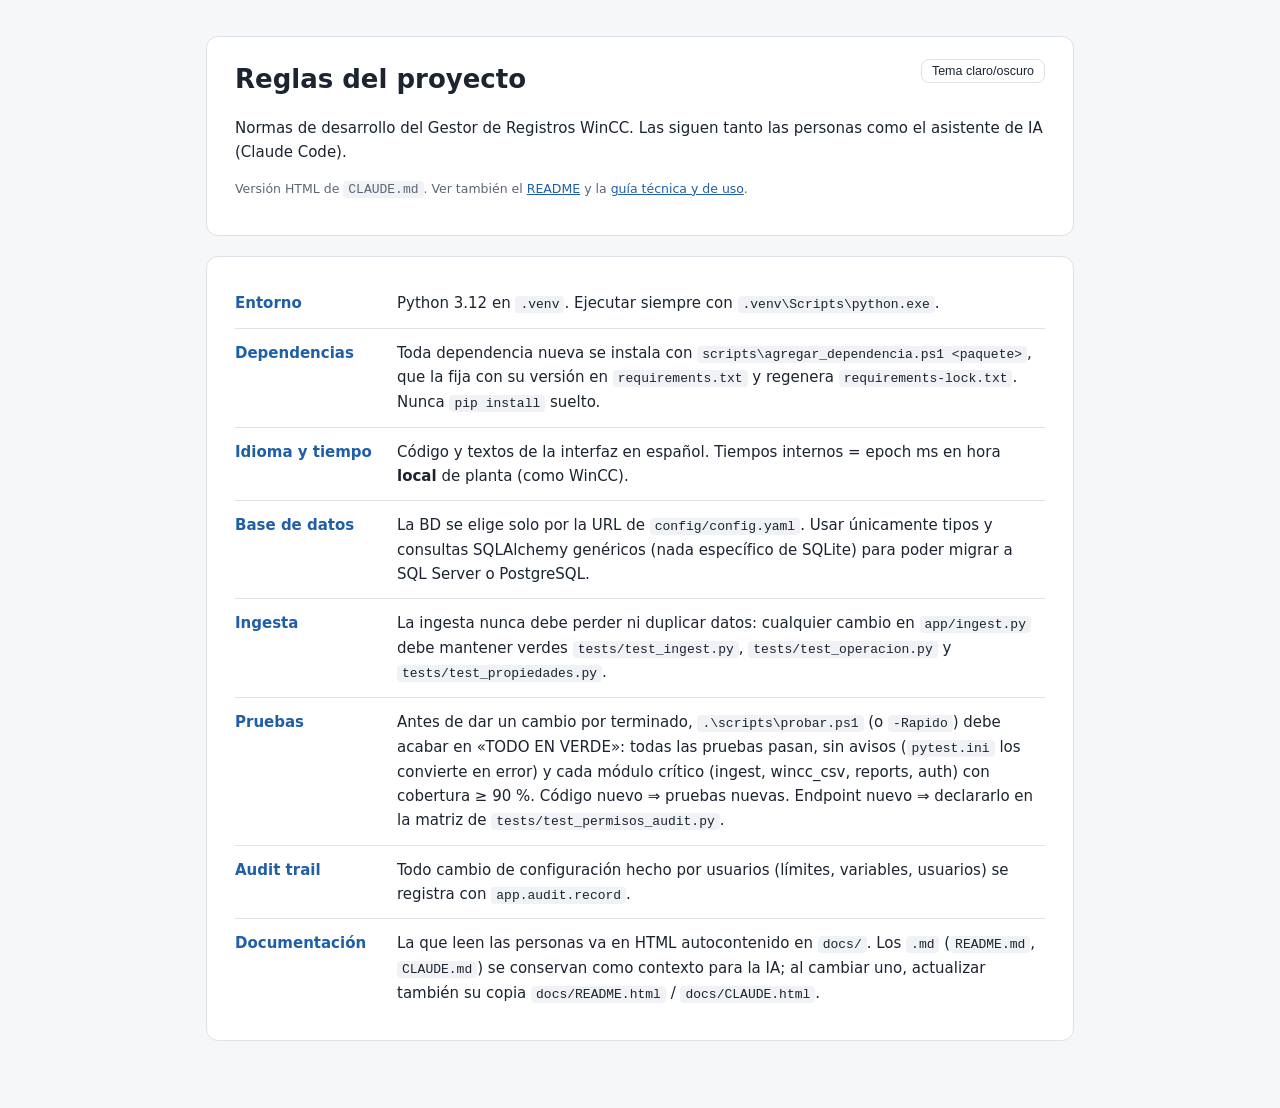
<file: docs/CLAUDE.html>
<!doctype html>
<html lang="es">
<head>
<meta charset="utf-8">
<meta name="viewport" content="width=device-width, initial-scale=1">
<title>Gestor de Registros WinCC — Reglas del proyecto</title>
<style>
:root{--bg:#f6f7f9;--panel:#fff;--ink:#1b2430;--muted:#5b6675;--line:#dde2e8;--accent:#1f5fa8;--accent-soft:#e7eff9;--code:#f0f2f5}
@media (prefers-color-scheme: dark){:root:not([data-theme="light"]){--bg:#12161c;--panel:#1a2029;--ink:#e4e8ee;--muted:#9aa5b3;--line:#2c3440;--accent:#6aa5e8;--accent-soft:#1d2b3c;--code:#222a35}}
:root[data-theme="dark"]{--bg:#12161c;--panel:#1a2029;--ink:#e4e8ee;--muted:#9aa5b3;--line:#2c3440;--accent:#6aa5e8;--accent-soft:#1d2b3c;--code:#222a35}
*{box-sizing:border-box}
body{margin:0;background:var(--bg);color:var(--ink);font:15px/1.6 "Segoe UI",system-ui,sans-serif}
main{max-width:900px;margin:0 auto;padding:36px 16px 60px}
header.hero,section{background:var(--panel);border:1px solid var(--line);border-radius:12px;padding:22px 28px;margin-bottom:20px}
h1{margin:0 0 6px;font-size:26px}
code{font-family:Consolas,"Cascadia Mono",monospace;font-size:13px;background:var(--code);padding:1px 5px;border-radius:4px}
.rule{display:grid;grid-template-columns:150px 1fr;gap:12px;padding:12px 0;border-bottom:1px solid var(--line)}
.rule:last-child{border-bottom:0}
.rule .k{font-weight:700;color:var(--accent)}
.src{color:var(--muted);font-size:12.5px}
a{color:var(--accent)}
.theme-btn{float:right;border:1px solid var(--line);background:var(--panel);color:var(--ink);border-radius:8px;padding:4px 10px;cursor:pointer;font-size:12.5px}
@media (max-width:640px){.rule{grid-template-columns:1fr;gap:2px}header.hero,section{padding:18px 16px}}
@media print{.theme-btn{display:none}body{background:#fff}}
</style>
</head>
<body>
<main>
<header class="hero">
  <button class="theme-btn" id="themeBtn" type="button">Tema claro/oscuro</button>
  <h1>Reglas del proyecto</h1>
  <p>Normas de desarrollo del Gestor de Registros WinCC. Las siguen tanto las personas como el asistente de IA (Claude Code).</p>
  <p class="src">Versión HTML de <code>CLAUDE.md</code>. Ver también el <a href="README.html">README</a> y la <a href="Guia_Gestor_Registros.html">guía técnica y de uso</a>.</p>
</header>
<section>
  <div class="rule"><div class="k">Entorno</div><div>Python 3.12 en <code>.venv</code>. Ejecutar siempre con <code>.venv\Scripts\python.exe</code>.</div></div>
  <div class="rule"><div class="k">Dependencias</div><div>Toda dependencia nueva se instala con <code>scripts\agregar_dependencia.ps1 &lt;paquete&gt;</code>, que la
     fija con su versión en <code>requirements.txt</code> y regenera <code>requirements-lock.txt</code>. Nunca <code>pip install</code> suelto.</div></div>
  <div class="rule"><div class="k">Idioma y tiempo</div><div>Código y textos de la interfaz en español. Tiempos internos = epoch ms en hora <b>local</b> de planta (como WinCC).</div></div>
  <div class="rule"><div class="k">Base de datos</div><div>La BD se elige solo por la URL de <code>config/config.yaml</code>. Usar únicamente tipos y consultas SQLAlchemy genéricos
     (nada específico de SQLite) para poder migrar a SQL Server o PostgreSQL.</div></div>
  <div class="rule"><div class="k">Ingesta</div><div>La ingesta nunca debe perder ni duplicar datos: cualquier cambio en <code>app/ingest.py</code> debe mantener verdes
     <code>tests/test_ingest.py</code>, <code>tests/test_operacion.py</code> y <code>tests/test_propiedades.py</code>.</div></div>
  <div class="rule"><div class="k">Pruebas</div><div>Antes de dar un cambio por terminado, <code>.\scripts\probar.ps1</code> (o <code>-Rapido</code>) debe acabar en
     «TODO EN VERDE»: todas las pruebas pasan, sin avisos (<code>pytest.ini</code> los convierte en error) y cada módulo crítico
     (ingest, wincc_csv, reports, auth) con cobertura ≥ 90 %. Código nuevo ⇒ pruebas nuevas. Endpoint nuevo ⇒ declararlo en la
     matriz de <code>tests/test_permisos_audit.py</code>.</div></div>
  <div class="rule"><div class="k">Audit trail</div><div>Todo cambio de configuración hecho por usuarios (límites, variables, usuarios) se registra con <code>app.audit.record</code>.</div></div>
  <div class="rule"><div class="k">Documentación</div><div>La que leen las personas va en HTML autocontenido en <code>docs/</code>. Los <code>.md</code> (<code>README.md</code>,
     <code>CLAUDE.md</code>) se conservan como contexto para la IA; al cambiar uno, actualizar también su copia
     <code>docs/README.html</code> / <code>docs/CLAUDE.html</code>.</div></div>
</section>
</main>
<script>
(function(){var r=document.documentElement,K="guia-tema";try{var t=localStorage.getItem(K);if(t)r.setAttribute("data-theme",t);}catch(e){}
document.getElementById("themeBtn").addEventListener("click",function(){var d=r.getAttribute("data-theme")==="dark"||(!r.getAttribute("data-theme")&&matchMedia("(prefers-color-scheme: dark)").matches);var n=d?"light":"dark";r.setAttribute("data-theme",n);try{localStorage.setItem(K,n);}catch(e){}});})();
</script>
</body>
</html>
</file>
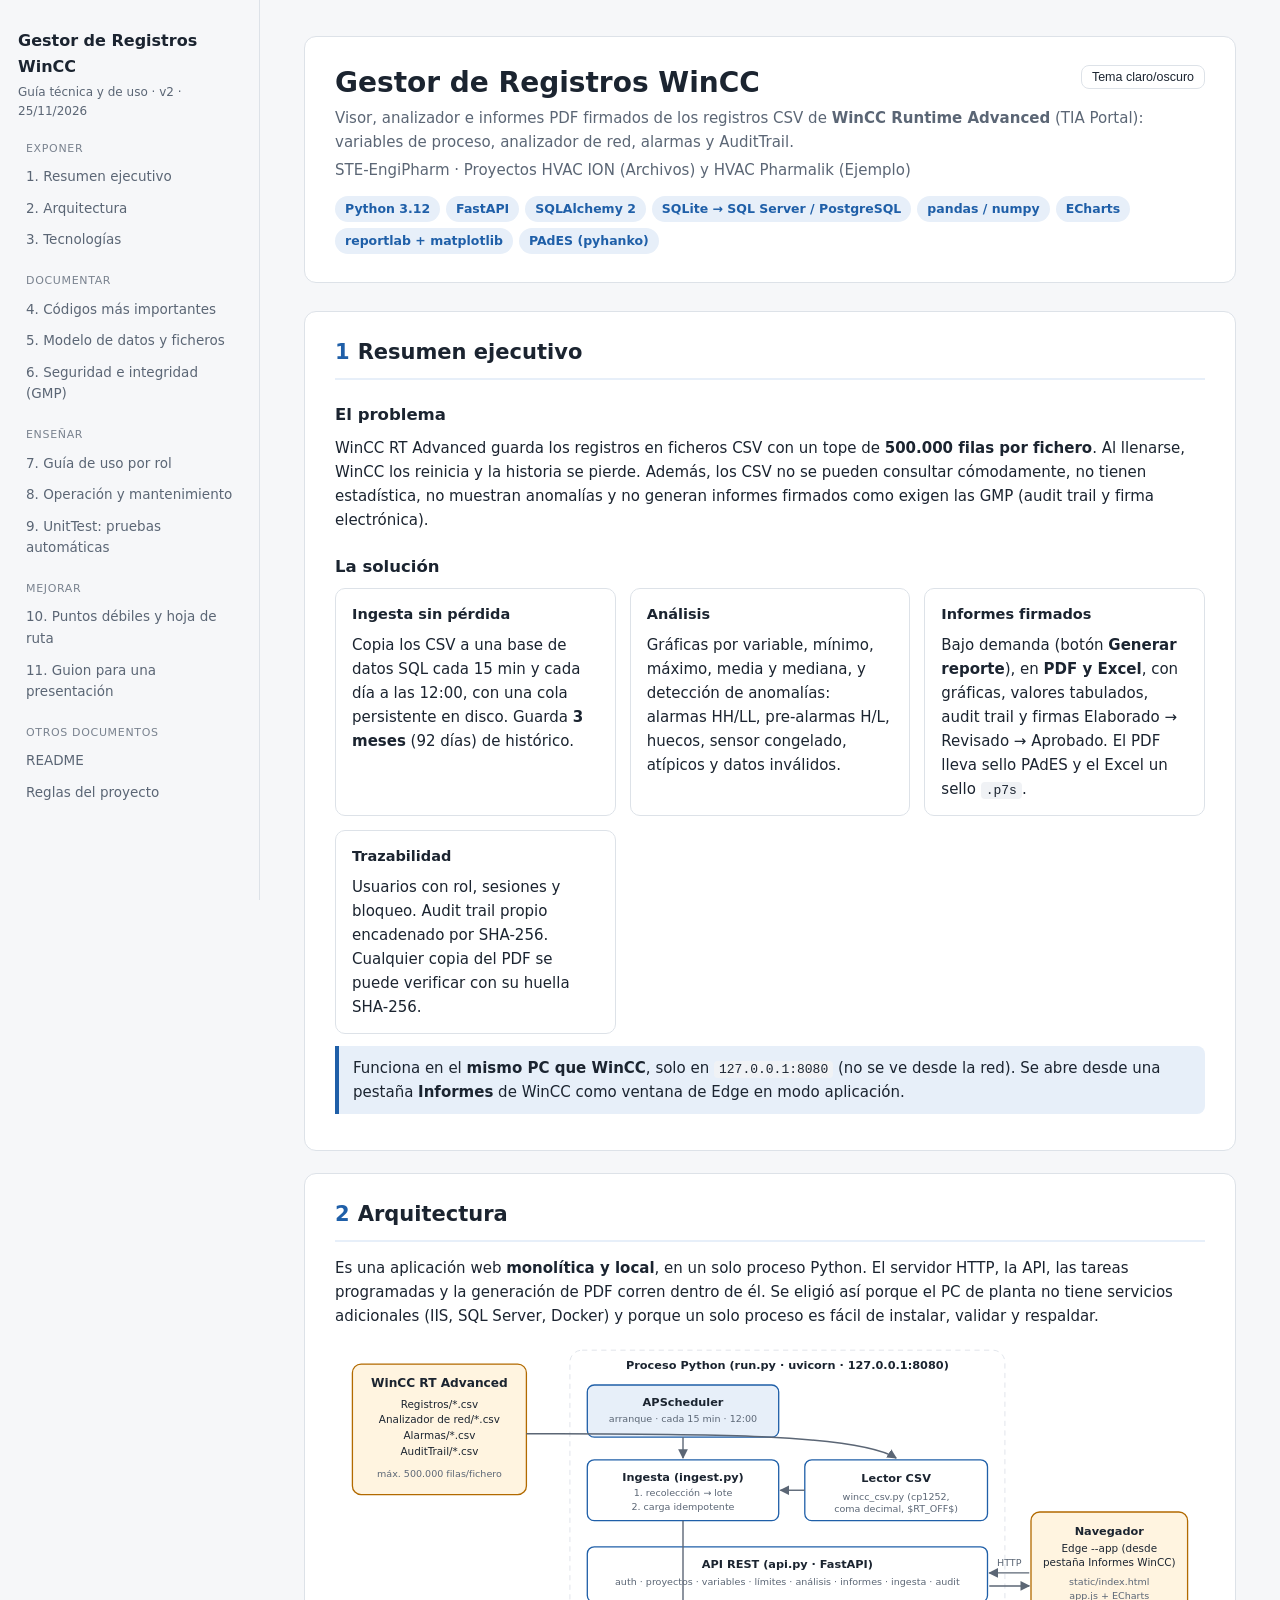
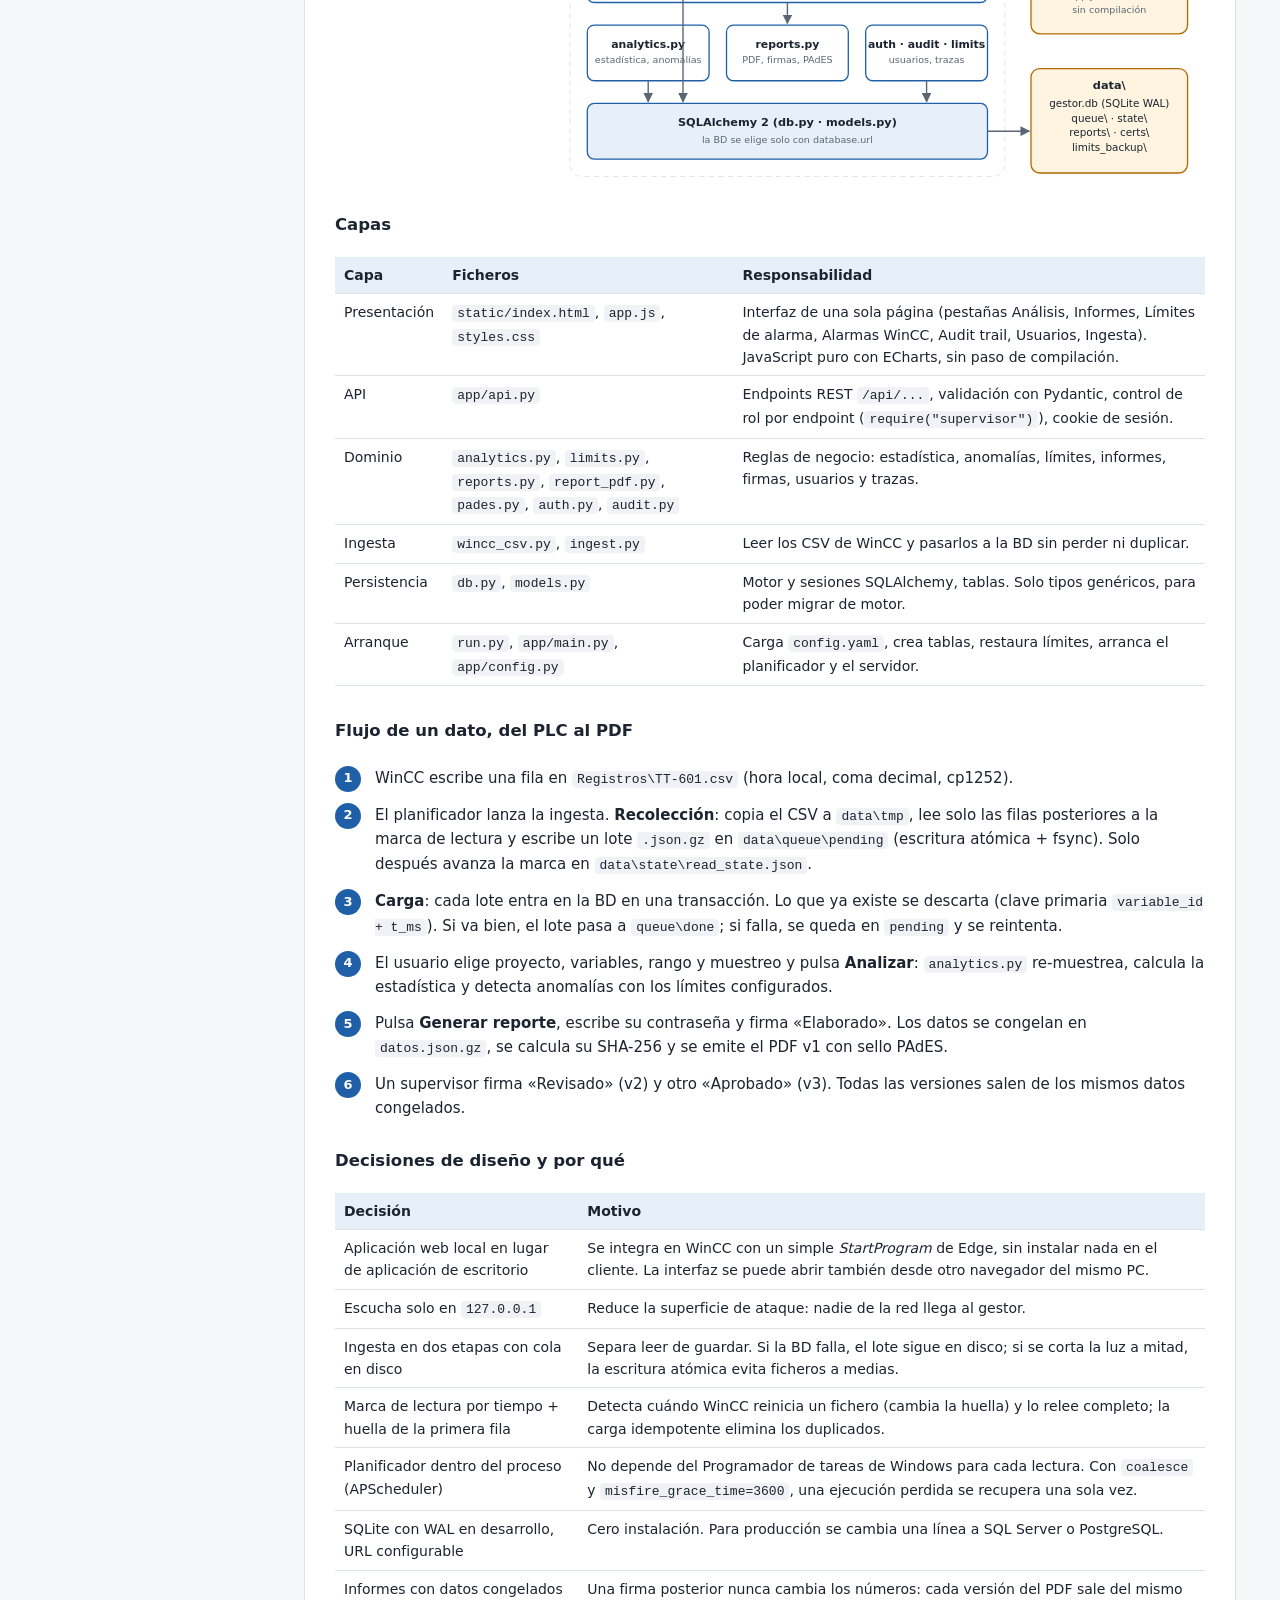
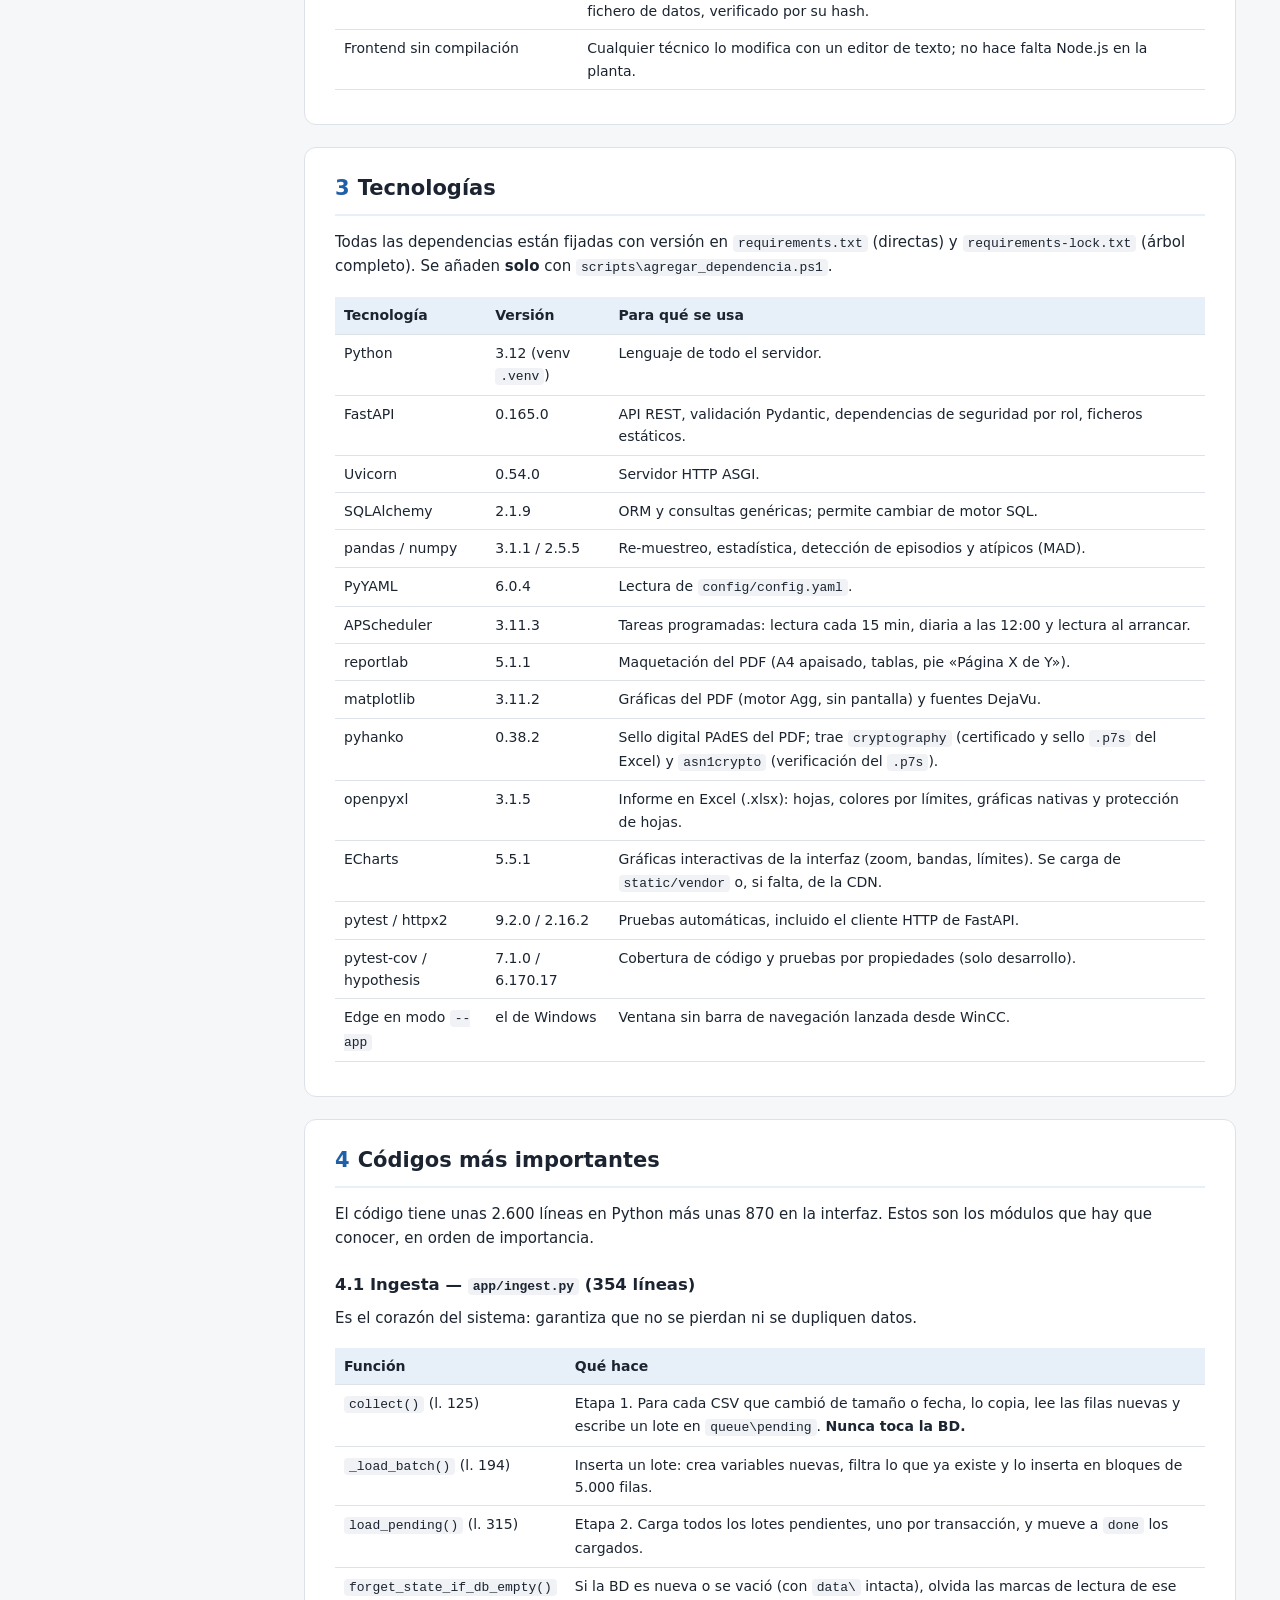
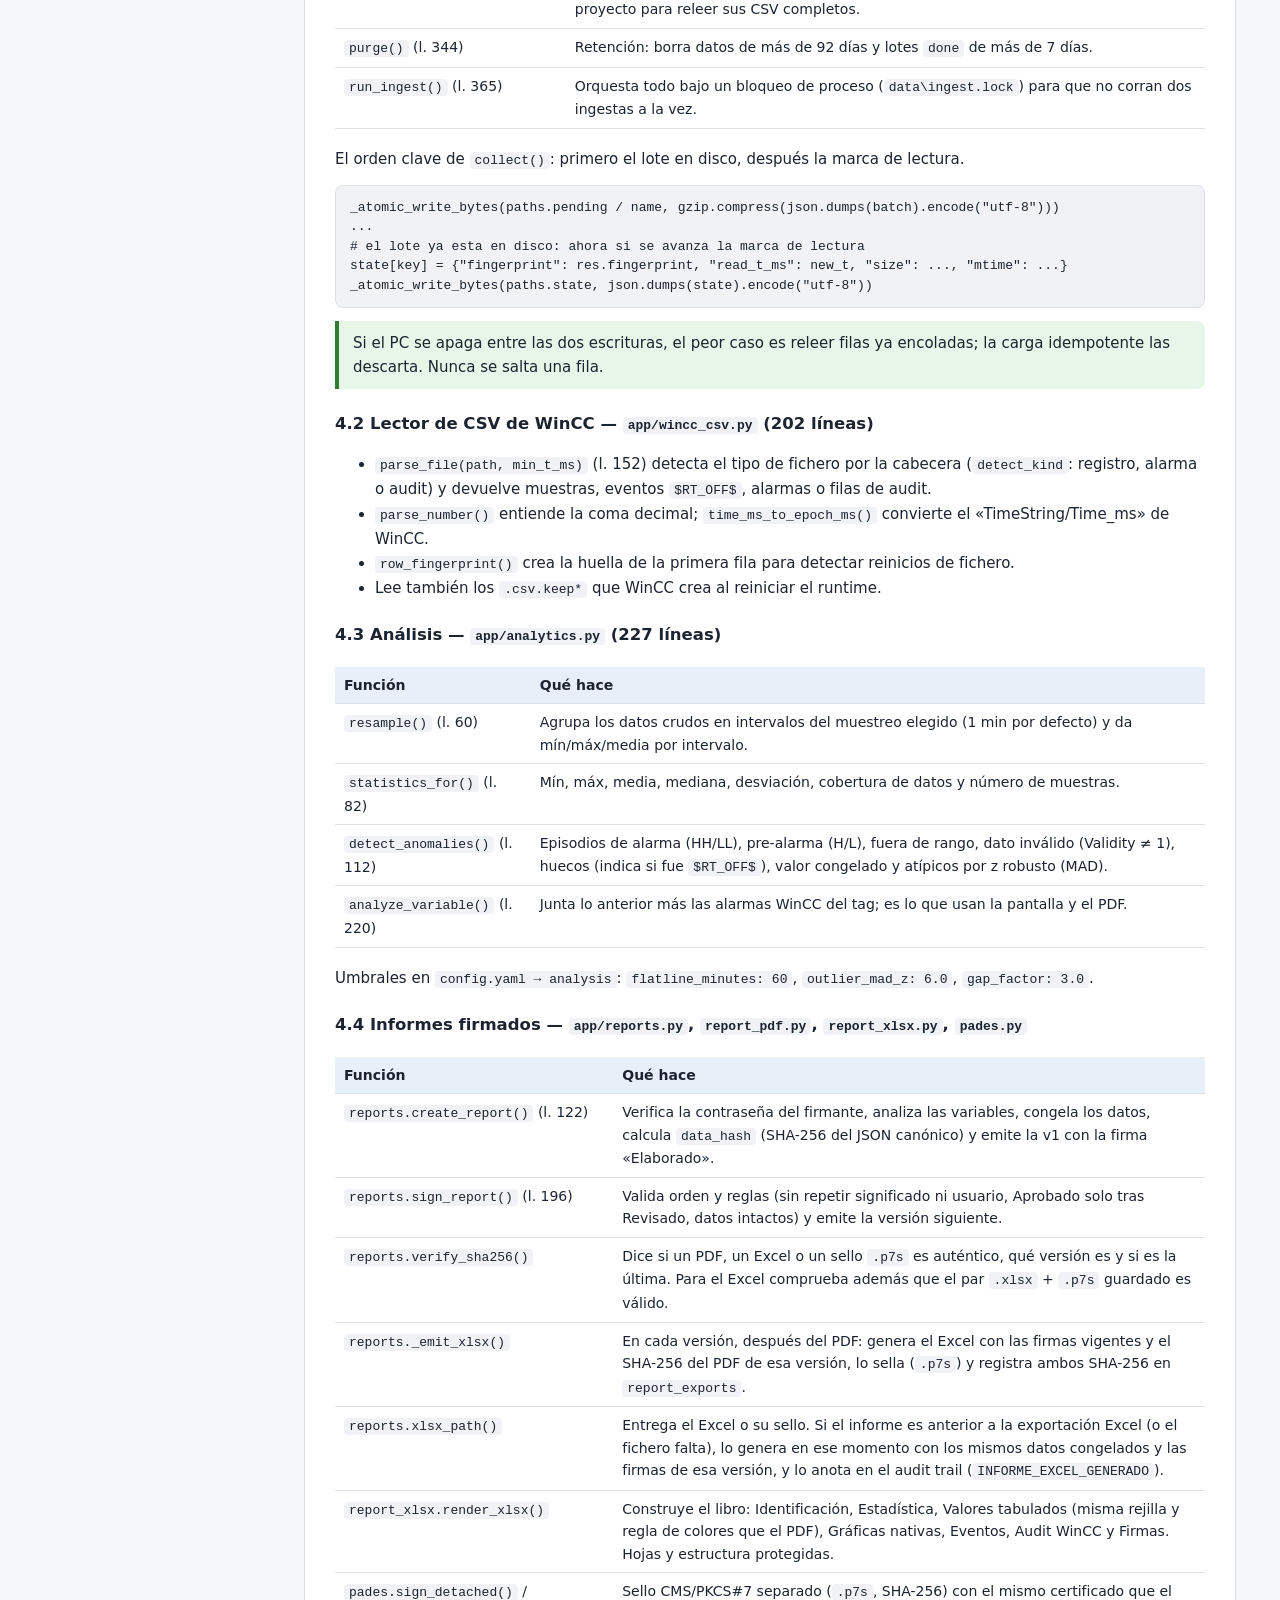
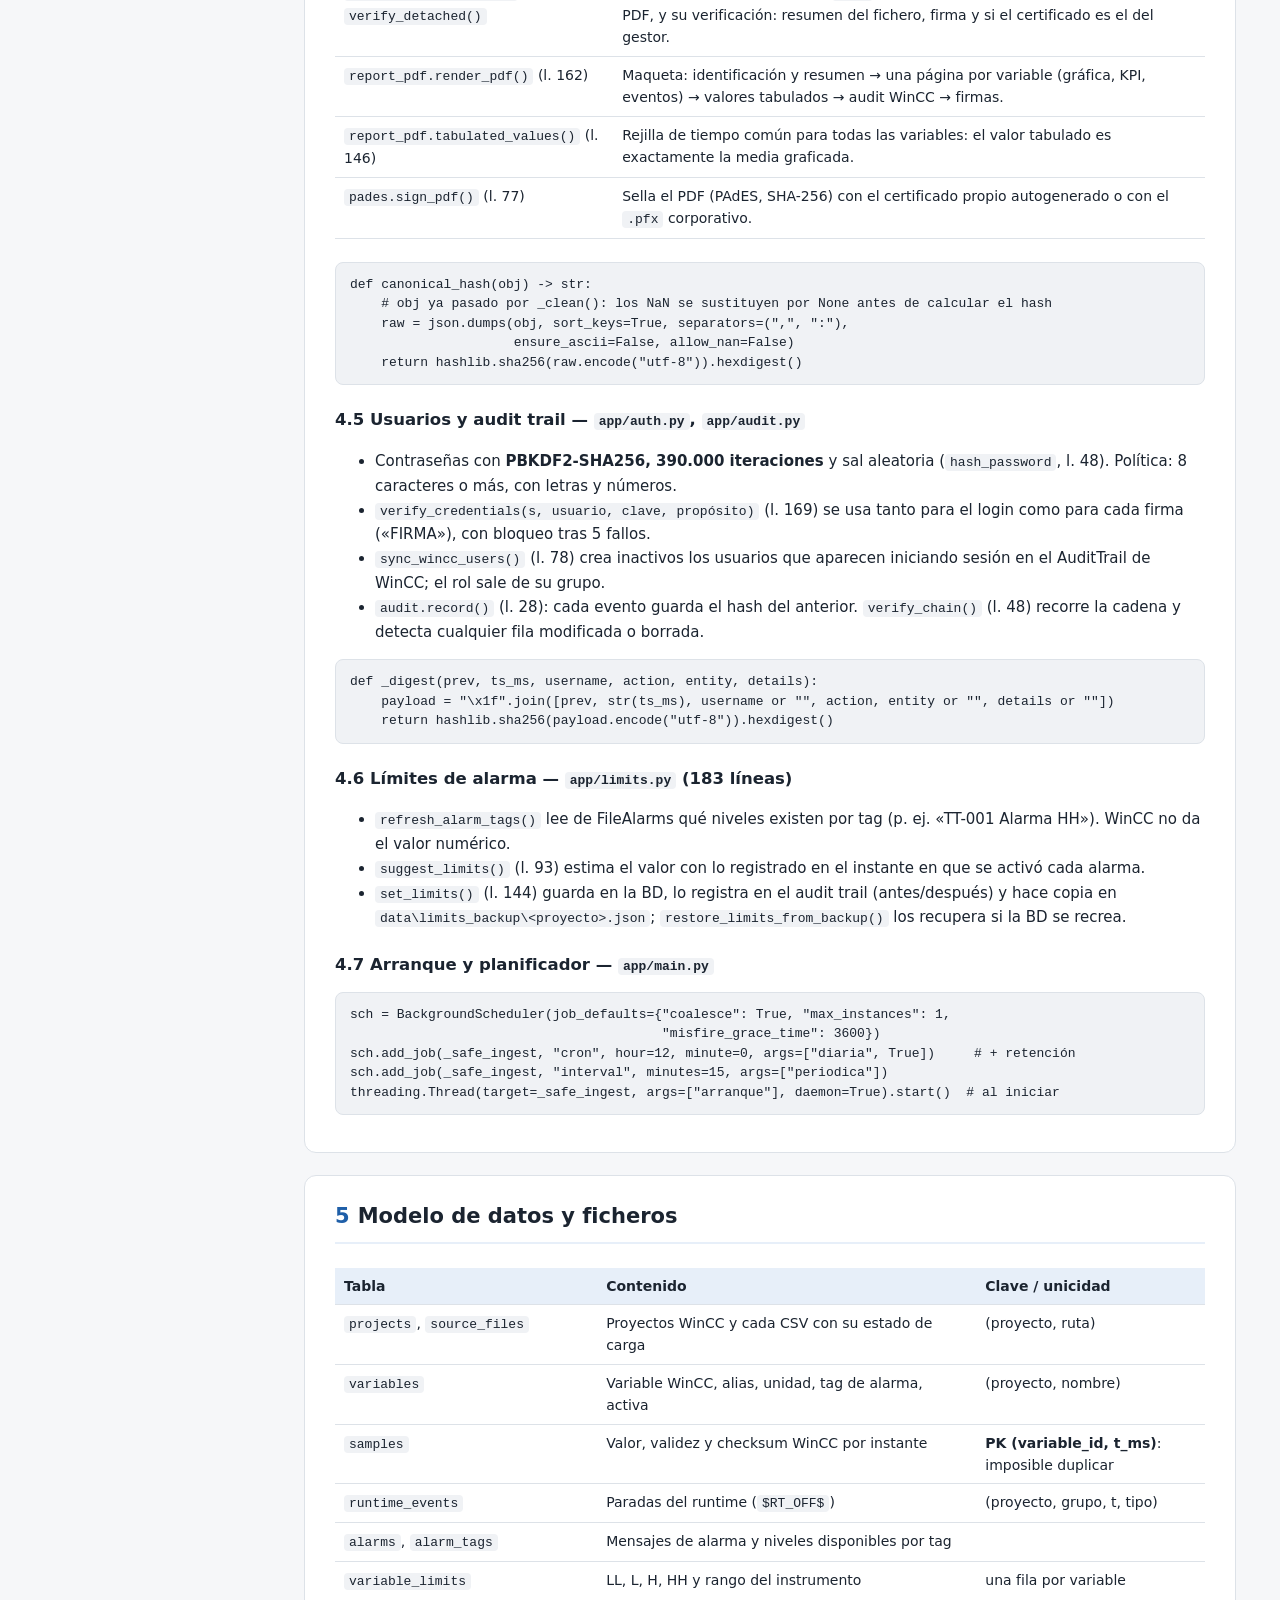
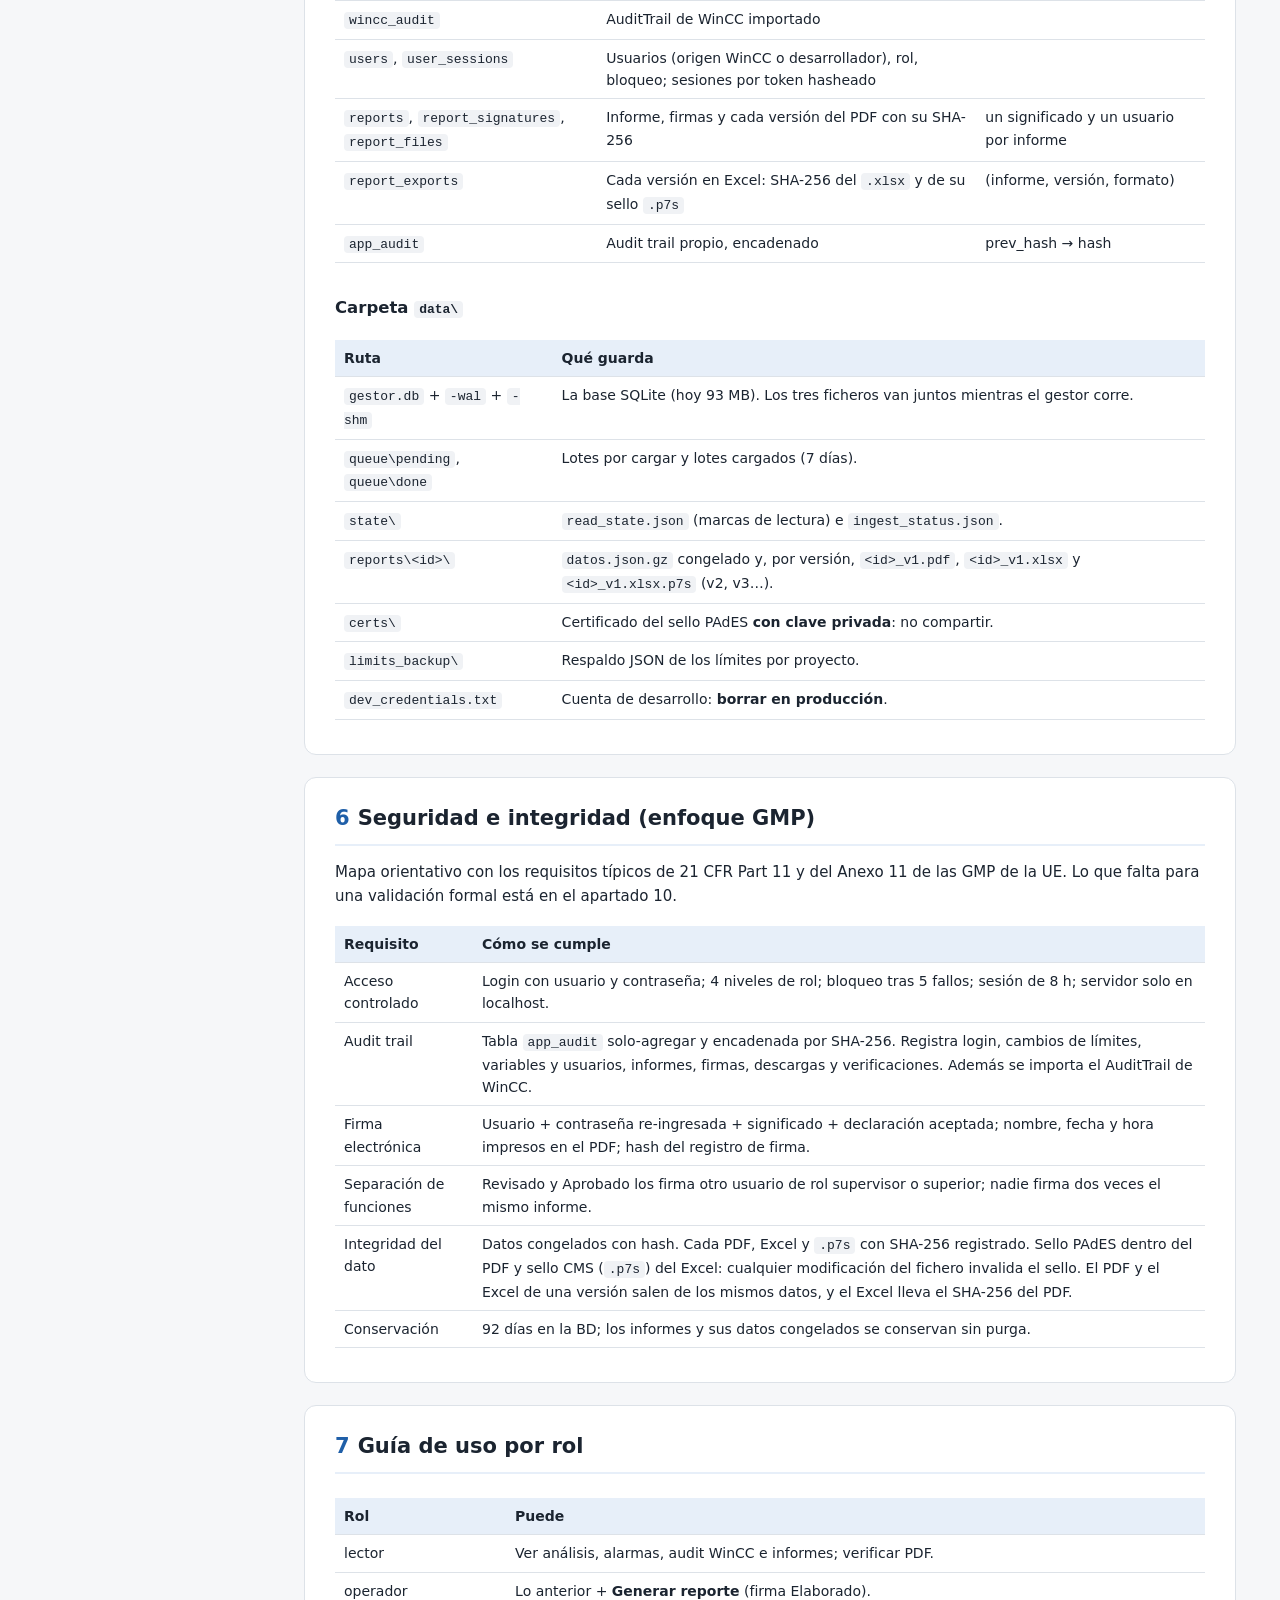
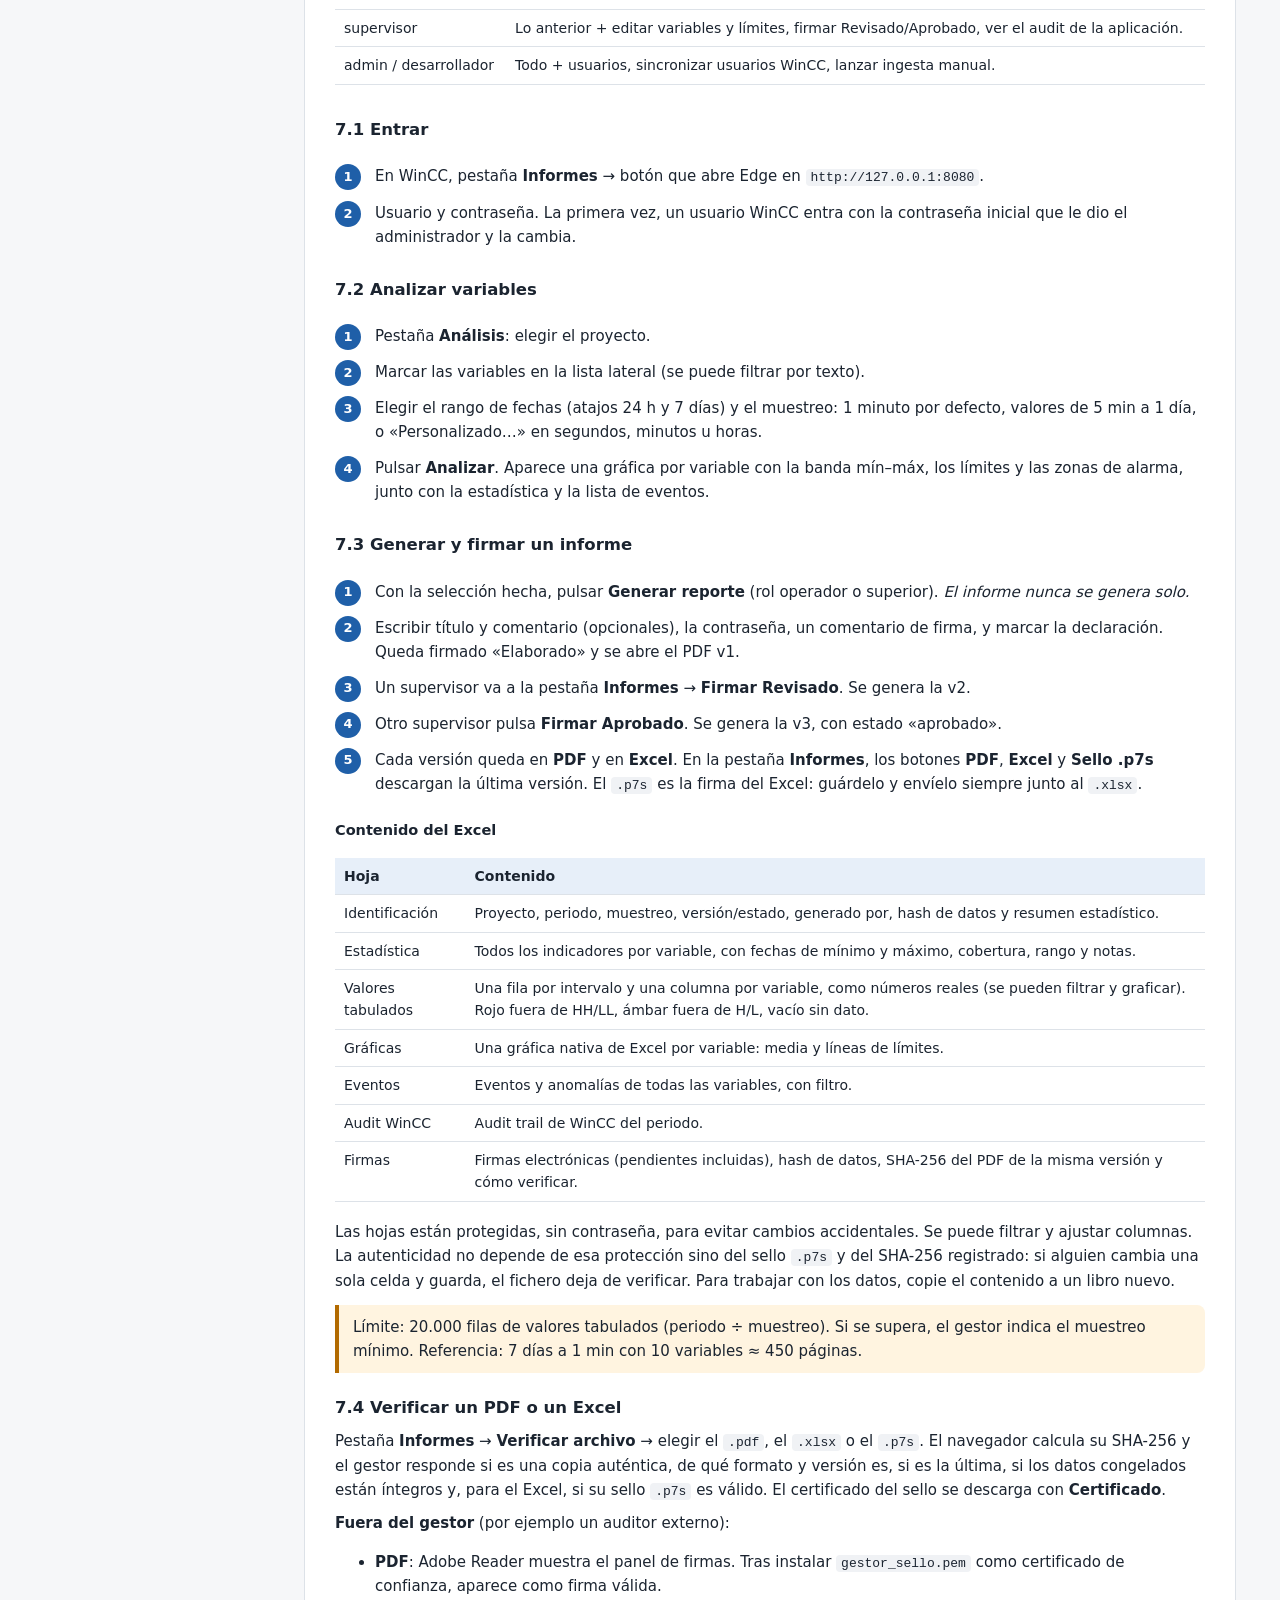
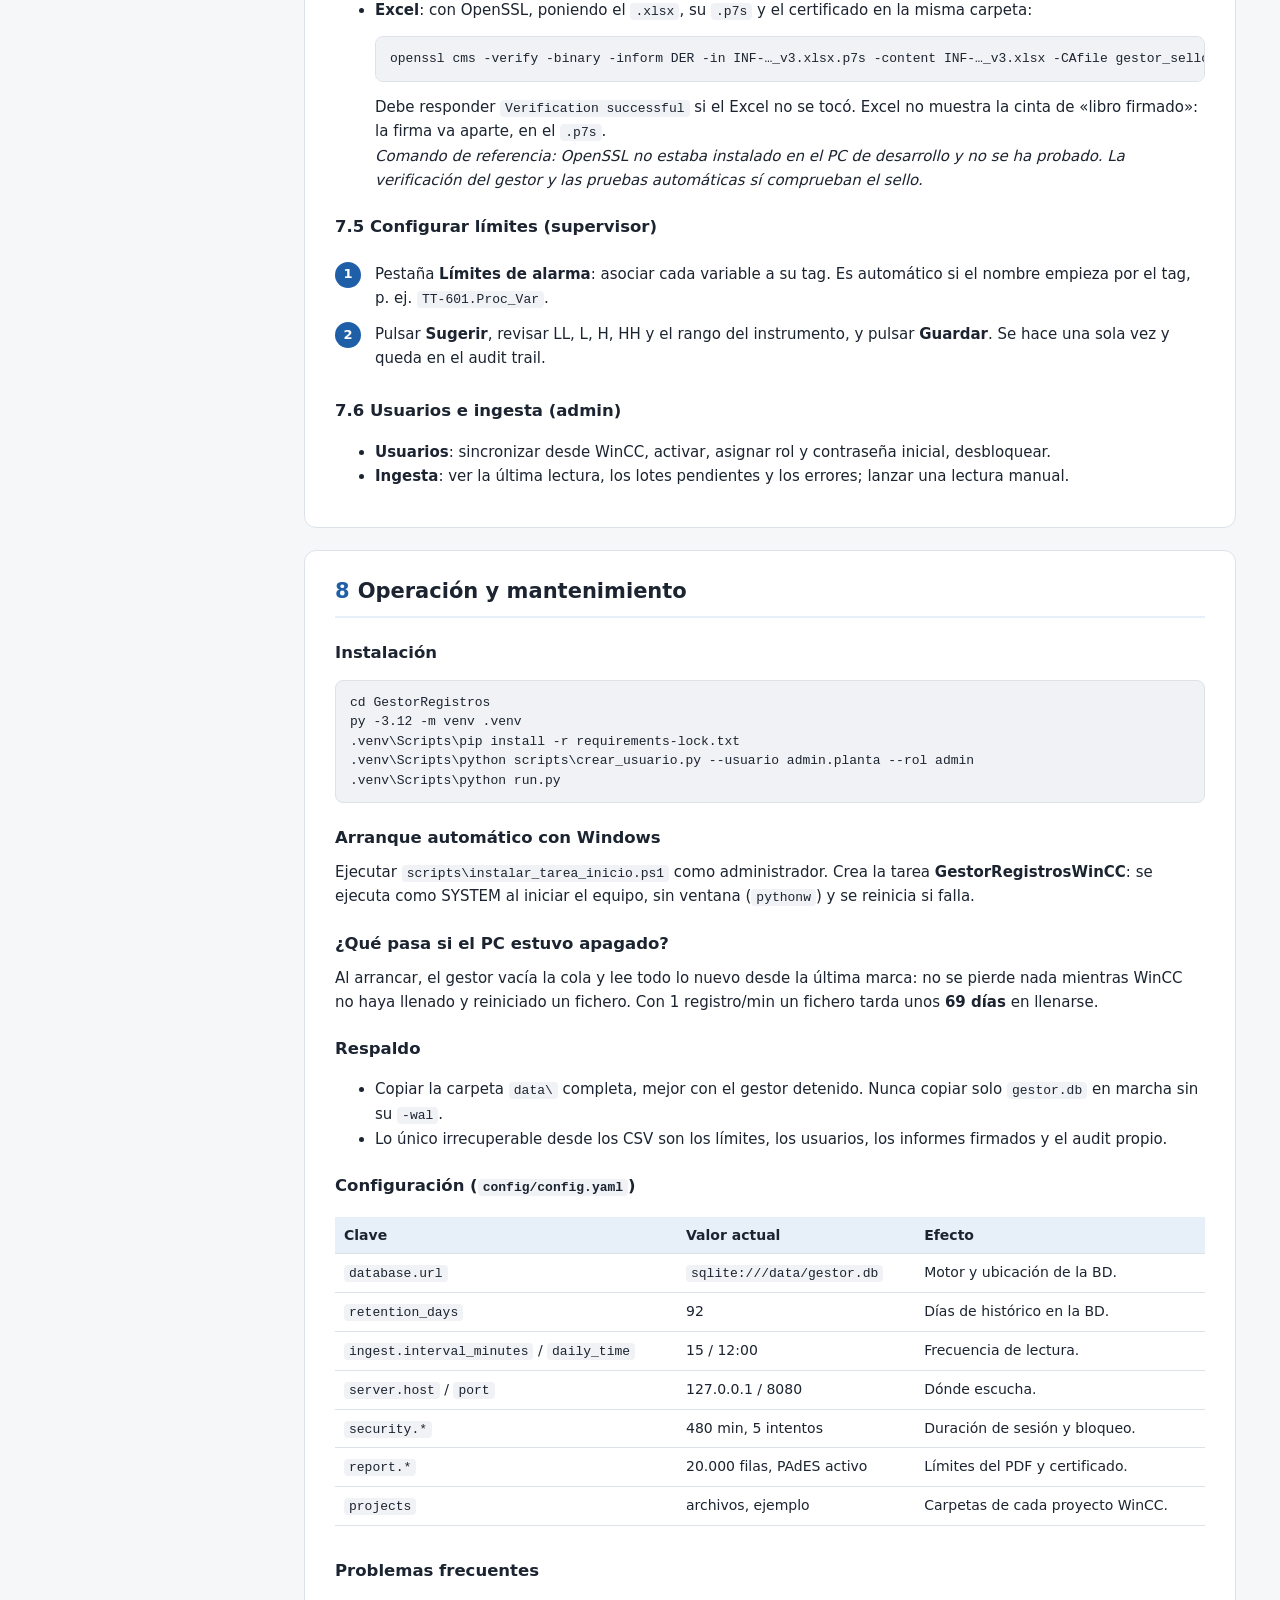
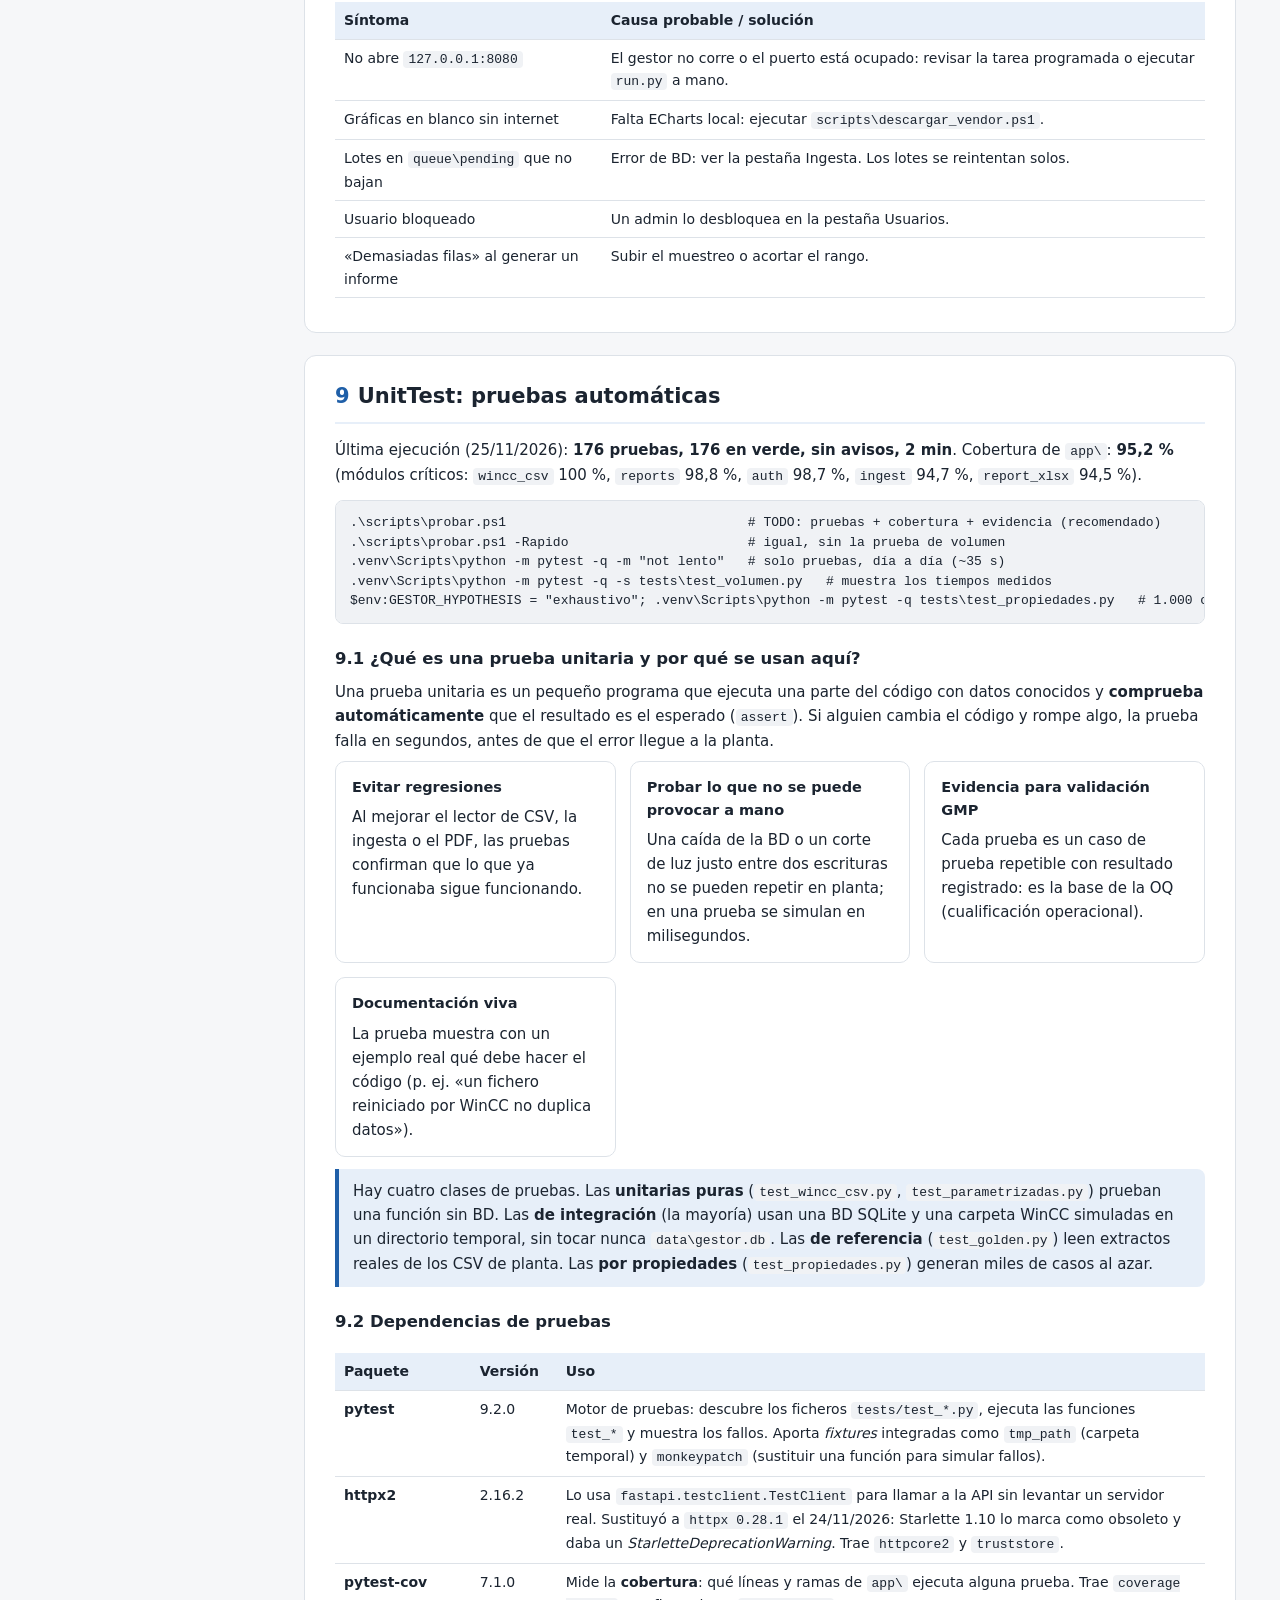
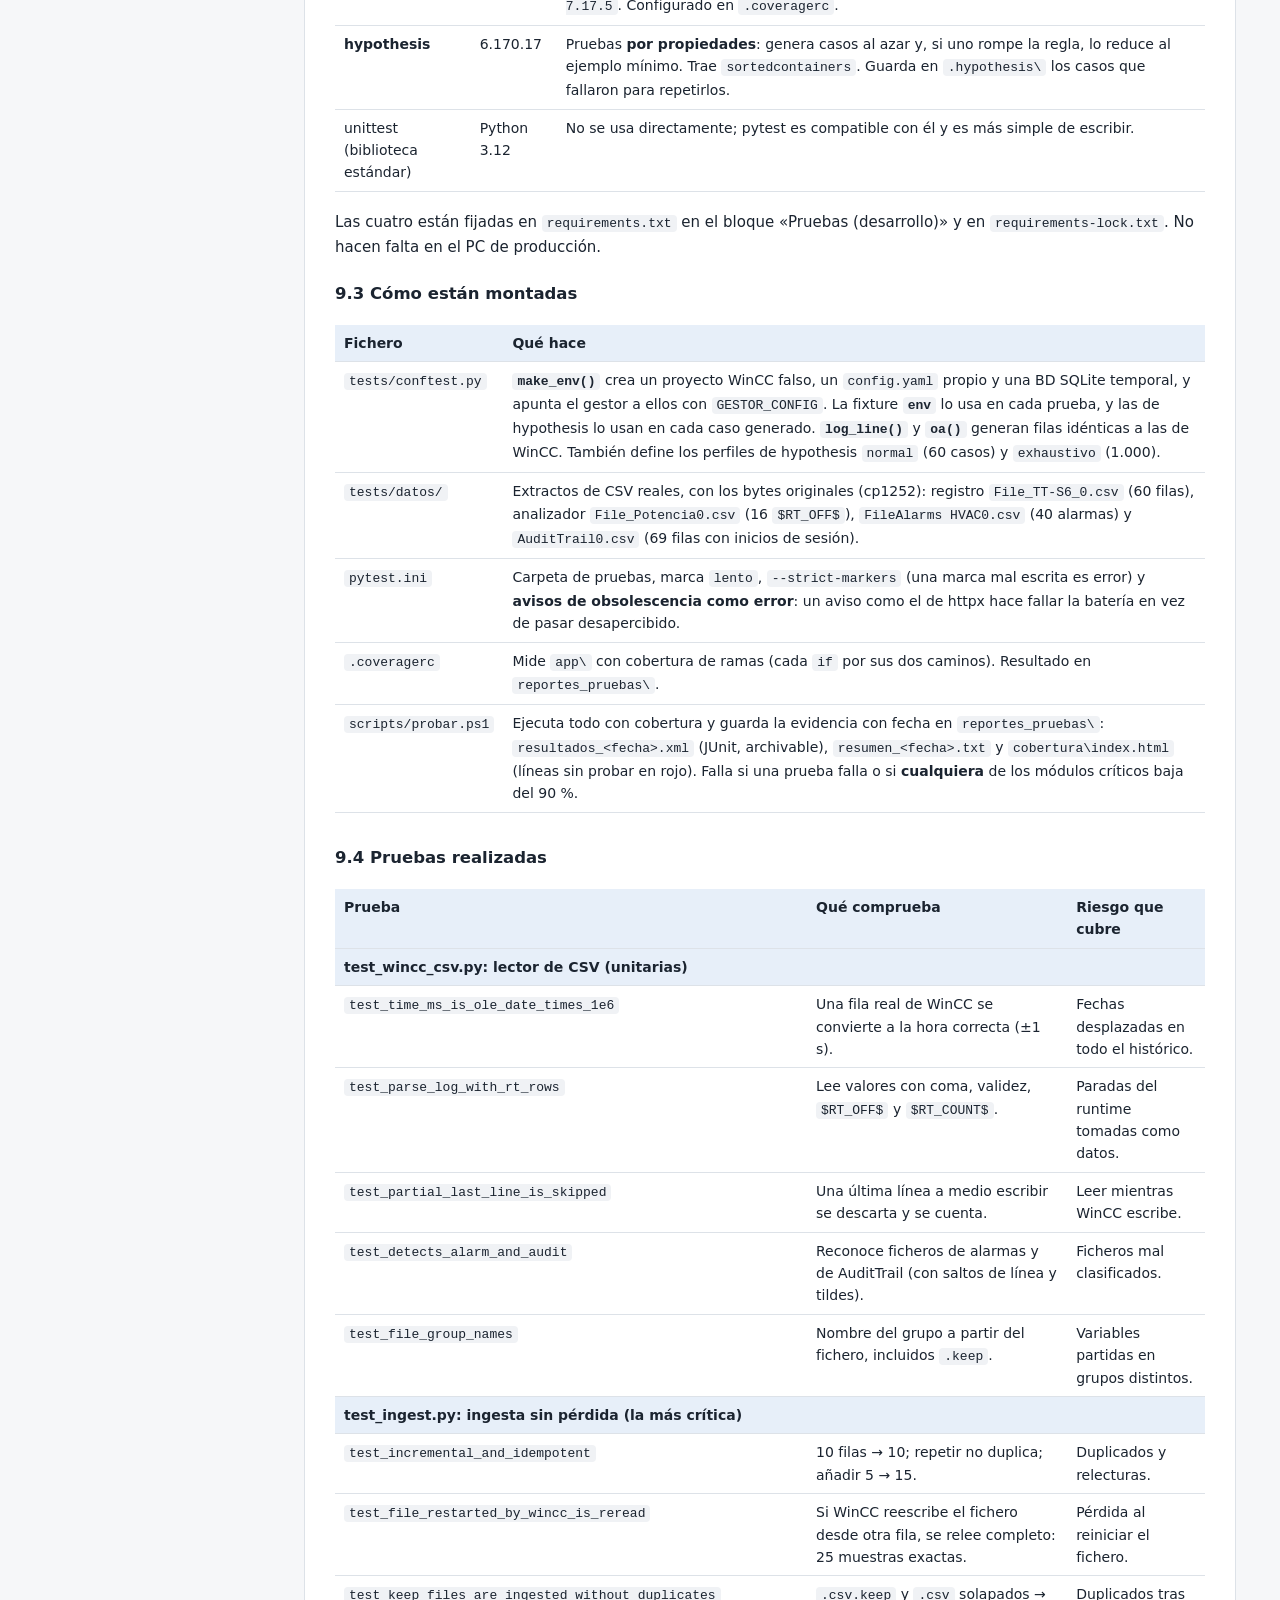
<file: docs/Guia_Gestor_Registros.html>
<!doctype html>
<html lang="es">
<head>
<meta charset="utf-8">
<meta name="viewport" content="width=device-width, initial-scale=1">
<title>Gestor de Registros WinCC — Guía técnica y de uso</title>
<style>
:root{
  --bg:#f6f7f9; --panel:#ffffff; --ink:#1b2430; --muted:#5b6675; --line:#dde2e8;
  --accent:#1f5fa8; --accent-soft:#e7eff9; --bad:#c62828; --bad-soft:#fdecec;
  --warn:#b26a00; --warn-soft:#fff4e0; --ok:#2e7d32; --ok-soft:#e8f5e9; --code:#f0f2f5;
}
@media (prefers-color-scheme: dark){
  :root:not([data-theme="light"]){
    --bg:#12161c; --panel:#1a2029; --ink:#e4e8ee; --muted:#9aa5b3; --line:#2c3440;
    --accent:#6aa5e8; --accent-soft:#1d2b3c; --bad:#ef7070; --bad-soft:#3a2020;
    --warn:#f0b050; --warn-soft:#3a2e18; --ok:#7cc47f; --ok-soft:#1d3320; --code:#222a35;
  }
}
:root[data-theme="dark"]{
  --bg:#12161c; --panel:#1a2029; --ink:#e4e8ee; --muted:#9aa5b3; --line:#2c3440;
  --accent:#6aa5e8; --accent-soft:#1d2b3c; --bad:#ef7070; --bad-soft:#3a2020;
  --warn:#f0b050; --warn-soft:#3a2e18; --ok:#7cc47f; --ok-soft:#1d3320; --code:#222a35;
}
*{box-sizing:border-box}
html{scroll-behavior:smooth}
body{margin:0;background:var(--bg);color:var(--ink);font:15px/1.6 "Segoe UI",system-ui,-apple-system,sans-serif}
.layout{display:grid;grid-template-columns:260px minmax(0,1fr);max-width:1280px;margin:0 auto}
nav.toc{position:sticky;top:0;align-self:start;height:100vh;overflow:auto;padding:28px 18px;border-right:1px solid var(--line)}
nav.toc .brand{font-weight:700;font-size:16px;margin-bottom:4px}
nav.toc .sub{color:var(--muted);font-size:12px;margin-bottom:18px}
nav.toc a{display:block;color:var(--muted);text-decoration:none;padding:5px 8px;border-radius:6px;font-size:13.5px}
nav.toc a:hover{background:var(--accent-soft);color:var(--accent)}
nav.toc .grp{font-size:11px;text-transform:uppercase;letter-spacing:.06em;color:var(--muted);margin:16px 8px 4px;opacity:.8}
main{padding:36px 44px 80px;min-width:0}
header.hero{background:var(--panel);border:1px solid var(--line);border-radius:12px;padding:28px 30px;margin-bottom:28px}
header.hero h1{margin:0 0 6px;font-size:28px;line-height:1.25}
header.hero p{margin:4px 0;color:var(--muted)}
.chips{display:flex;flex-wrap:wrap;gap:6px;margin-top:14px}
.chip{background:var(--accent-soft);color:var(--accent);border-radius:999px;padding:3px 10px;font-size:12.5px;font-weight:600}
section{background:var(--panel);border:1px solid var(--line);border-radius:12px;padding:24px 30px;margin-bottom:22px}
h2{font-size:21px;margin:0 0 14px;padding-bottom:8px;border-bottom:2px solid var(--accent-soft)}
h2 .n{color:var(--accent);margin-right:8px}
h3{font-size:16.5px;margin:22px 0 8px}
h4{font-size:14.5px;margin:16px 0 6px}
p{margin:8px 0}
code,kbd{font-family:Consolas,"Cascadia Mono",monospace;font-size:13px;background:var(--code);padding:1px 5px;border-radius:4px}
pre{background:var(--code);border:1px solid var(--line);border-radius:8px;padding:12px 14px;overflow:auto;font-size:13px;line-height:1.5}
pre code{background:none;padding:0}
table{width:100%;border-collapse:collapse;margin:10px 0;font-size:14px}
th,td{border-bottom:1px solid var(--line);padding:7px 9px;text-align:left;vertical-align:top}
th{background:var(--accent-soft);font-weight:600}
.tw{overflow-x:auto}
.callout{border-left:4px solid var(--accent);background:var(--accent-soft);padding:10px 14px;border-radius:0 8px 8px 0;margin:12px 0}
.callout.warn{border-color:var(--warn);background:var(--warn-soft)}
.callout.bad{border-color:var(--bad);background:var(--bad-soft)}
.callout.ok{border-color:var(--ok);background:var(--ok-soft)}
.grid2{display:grid;grid-template-columns:repeat(auto-fit,minmax(260px,1fr));gap:14px}
.card{border:1px solid var(--line);border-radius:10px;padding:14px 16px}
.card h4{margin-top:0}
.steps{counter-reset:s;list-style:none;padding:0}
.steps li{counter-increment:s;position:relative;padding:6px 0 6px 40px}
.steps li::before{content:counter(s);position:absolute;left:0;top:6px;width:26px;height:26px;border-radius:50%;background:var(--accent);color:#fff;font-weight:700;font-size:13px;display:flex;align-items:center;justify-content:center}
.tag{display:inline-block;font-size:11.5px;font-weight:700;border-radius:4px;padding:1px 6px;margin-right:4px}
.p1{background:var(--bad-soft);color:var(--bad)} .p2{background:var(--warn-soft);color:var(--warn)} .p3{background:var(--ok-soft);color:var(--ok)}
svg.diagram{width:100%;height:auto;max-width:1000px;display:block;margin:10px auto}
svg.diagram text{font-family:"Segoe UI",system-ui,sans-serif;fill:var(--ink)}
svg.diagram .box{fill:var(--panel);stroke:var(--accent);stroke-width:1.5}
svg.diagram .box2{fill:var(--accent-soft);stroke:var(--accent);stroke-width:1.5}
svg.diagram .store{fill:var(--warn-soft);stroke:var(--warn);stroke-width:1.5}
svg.diagram .arrow{stroke:var(--muted);stroke-width:1.6;fill:none;marker-end:url(#ah)}
svg.diagram .small{font-size:11px;fill:var(--muted)}
.theme-btn{float:right;border:1px solid var(--line);background:var(--panel);color:var(--ink);border-radius:8px;padding:4px 10px;cursor:pointer;font-size:12.5px}
footer{color:var(--muted);font-size:12.5px;text-align:center;margin-top:30px}
@media (max-width:900px){
  .layout{grid-template-columns:1fr}
  nav.toc{position:static;height:auto;border-right:0;border-bottom:1px solid var(--line);padding:16px}
  main{padding:16px}
  section,header.hero{padding:18px 16px}
}
@media print{
  nav.toc,.theme-btn{display:none}
  .layout{display:block}
  body{background:#fff}
  section{break-inside:avoid-page;border:0;padding:0 0 10px}
}
</style>
</head>
<body>
<div class="layout">
<nav class="toc">
  <div class="brand">Gestor de Registros WinCC</div>
  <div class="sub">Guía técnica y de uso · v2 · 25/11/2026</div>
  <div class="grp">Exponer</div>
  <a href="#resumen">1. Resumen ejecutivo</a>
  <a href="#arquitectura">2. Arquitectura</a>
  <a href="#tecnologias">3. Tecnologías</a>
  <div class="grp">Documentar</div>
  <a href="#codigo">4. Códigos más importantes</a>
  <a href="#datos">5. Modelo de datos y ficheros</a>
  <a href="#integridad">6. Seguridad e integridad (GMP)</a>
  <div class="grp">Enseñar</div>
  <a href="#uso">7. Guía de uso por rol</a>
  <a href="#operacion">8. Operación y mantenimiento</a>
  <a href="#pruebas">9. UnitTest: pruebas automáticas</a>
  <div class="grp">Mejorar</div>
  <a href="#mejoras">10. Puntos débiles y hoja de ruta</a>
  <a href="#guion">11. Guion para una presentación</a>
  <div class="grp">Otros documentos</div>
  <a href="README.html">README</a>
  <a href="CLAUDE.html">Reglas del proyecto</a>
</nav>

<main>
<header class="hero">
  <button class="theme-btn" id="themeBtn" type="button">Tema claro/oscuro</button>
  <h1>Gestor de Registros WinCC</h1>
  <p>Visor, analizador e informes PDF firmados de los registros CSV de <b>WinCC Runtime Advanced</b> (TIA Portal):
     variables de proceso, analizador de red, alarmas y AuditTrail.</p>
  <p>STE-EngiPharm · Proyectos HVAC ION (Archivos) y HVAC Pharmalik (Ejemplo)</p>
  <div class="chips">
    <span class="chip">Python 3.12</span><span class="chip">FastAPI</span><span class="chip">SQLAlchemy 2</span>
    <span class="chip">SQLite → SQL Server / PostgreSQL</span><span class="chip">pandas / numpy</span>
    <span class="chip">ECharts</span><span class="chip">reportlab + matplotlib</span><span class="chip">PAdES (pyhanko)</span>
  </div>
</header>

<!-- ============================================================ 1 -->
<section id="resumen">
<h2><span class="n">1</span>Resumen ejecutivo</h2>
<h3>El problema</h3>
<p>WinCC RT Advanced guarda los registros en ficheros CSV con un tope de <b>500.000 filas por fichero</b>. Al llenarse,
   WinCC los reinicia y la historia se pierde. Además, los CSV no se pueden consultar cómodamente, no tienen
   estadística, no muestran anomalías y no generan informes firmados como exigen las GMP (audit trail y firma electrónica).</p>
<h3>La solución</h3>
<div class="grid2">
  <div class="card"><h4>Ingesta sin pérdida</h4>Copia los CSV a una base de datos SQL cada 15 min y cada día a las 12:00,
    con una cola persistente en disco. Guarda <b>3 meses</b> (92 días) de histórico.</div>
  <div class="card"><h4>Análisis</h4>Gráficas por variable, mínimo, máximo, media y mediana, y detección de anomalías:
    alarmas HH/LL, pre-alarmas H/L, huecos, sensor congelado, atípicos y datos inválidos.</div>
  <div class="card"><h4>Informes firmados</h4>Bajo demanda (botón <b>Generar reporte</b>), en <b>PDF y Excel</b>, con gráficas,
    valores tabulados, audit trail y firmas Elaborado → Revisado → Aprobado. El PDF lleva sello PAdES y el Excel un sello <code>.p7s</code>.</div>
  <div class="card"><h4>Trazabilidad</h4>Usuarios con rol, sesiones y bloqueo. Audit trail propio encadenado por SHA-256.
    Cualquier copia del PDF se puede verificar con su huella SHA-256.</div>
</div>
<div class="callout">Funciona en el <b>mismo PC que WinCC</b>, solo en <code>127.0.0.1:8080</code> (no se ve desde la
  red). Se abre desde una pestaña <b>Informes</b> de WinCC como ventana de Edge en modo aplicación.</div>
</section>

<!-- ============================================================ 2 -->
<section id="arquitectura">
<h2><span class="n">2</span>Arquitectura</h2>
<p>Es una aplicación web <b>monolítica y local</b>, en un solo proceso Python. El servidor HTTP, la API, las tareas
   programadas y la generación de PDF corren dentro de él. Se eligió así porque el PC de planta no tiene servicios
   adicionales (IIS, SQL Server, Docker) y porque un solo proceso es fácil de instalar, validar y respaldar.</p>

<svg class="diagram" viewBox="0 0 1000 520" role="img" aria-label="Diagrama de arquitectura">
  <defs><marker id="ah" viewBox="0 0 10 10" refX="9" refY="5" markerWidth="7" markerHeight="7" orient="auto-start-reverse">
    <path d="M0,0 L10,5 L0,10 z" fill="currentColor" style="fill:var(--muted)"/></marker></defs>
  <!-- WinCC -->
  <rect class="store" x="20" y="30" width="200" height="150" rx="10"/>
  <text x="120" y="56" text-anchor="middle" font-weight="700" font-size="14">WinCC RT Advanced</text>
  <text x="120" y="80" text-anchor="middle" font-size="12">Registros/*.csv</text>
  <text x="120" y="98" text-anchor="middle" font-size="12">Analizador de red/*.csv</text>
  <text x="120" y="116" text-anchor="middle" font-size="12">Alarmas/*.csv</text>
  <text x="120" y="134" text-anchor="middle" font-size="12">AuditTrail/*.csv</text>
  <text x="120" y="160" text-anchor="middle" class="small">máx. 500.000 filas/fichero</text>
  <!-- Proceso -->
  <rect x="270" y="14" width="500" height="490" rx="14" fill="none" stroke="var(--line)" stroke-dasharray="6 5" style="stroke:var(--line)"/>
  <text x="520" y="36" text-anchor="middle" font-weight="700" font-size="13">Proceso Python (run.py · uvicorn · 127.0.0.1:8080)</text>
  <rect class="box2" x="290" y="54" width="220" height="60" rx="8"/>
  <text x="400" y="78" text-anchor="middle" font-weight="600" font-size="13">APScheduler</text>
  <text x="400" y="97" text-anchor="middle" class="small">arranque · cada 15 min · 12:00</text>
  <rect class="box" x="290" y="140" width="220" height="70" rx="8"/>
  <text x="400" y="164" text-anchor="middle" font-weight="600" font-size="13">Ingesta (ingest.py)</text>
  <text x="400" y="182" text-anchor="middle" class="small">1. recolección → lote</text>
  <text x="400" y="198" text-anchor="middle" class="small">2. carga idempotente</text>
  <rect class="box" x="540" y="140" width="210" height="70" rx="8"/>
  <text x="645" y="166" text-anchor="middle" font-weight="600" font-size="13">Lector CSV</text>
  <text x="645" y="186" text-anchor="middle" class="small">wincc_csv.py (cp1252,</text>
  <text x="645" y="200" text-anchor="middle" class="small">coma decimal, $RT_OFF$)</text>
  <rect class="box" x="290" y="240" width="460" height="64" rx="8"/>
  <text x="520" y="264" text-anchor="middle" font-weight="600" font-size="13">API REST (api.py · FastAPI)</text>
  <text x="520" y="284" text-anchor="middle" class="small">auth · proyectos · variables · límites · análisis · informes · ingesta · audit</text>
  <rect class="box" x="290" y="330" width="140" height="64" rx="8"/>
  <text x="360" y="356" text-anchor="middle" font-weight="600" font-size="12.5">analytics.py</text>
  <text x="360" y="374" text-anchor="middle" class="small">estadística, anomalías</text>
  <rect class="box" x="450" y="330" width="140" height="64" rx="8"/>
  <text x="520" y="356" text-anchor="middle" font-weight="600" font-size="12.5">reports.py</text>
  <text x="520" y="374" text-anchor="middle" class="small">PDF, firmas, PAdES</text>
  <rect class="box" x="610" y="330" width="140" height="64" rx="8"/>
  <text x="680" y="356" text-anchor="middle" font-weight="600" font-size="12.5">auth · audit · limits</text>
  <text x="680" y="374" text-anchor="middle" class="small">usuarios, trazas</text>
  <rect class="box2" x="290" y="420" width="460" height="64" rx="8"/>
  <text x="520" y="446" text-anchor="middle" font-weight="600" font-size="13">SQLAlchemy 2 (db.py · models.py)</text>
  <text x="520" y="466" text-anchor="middle" class="small">la BD se elige solo con database.url</text>
  <!-- Almacenes -->
  <rect class="store" x="800" y="380" width="180" height="120" rx="10"/>
  <text x="890" y="404" text-anchor="middle" font-weight="700" font-size="13">data\</text>
  <text x="890" y="424" text-anchor="middle" font-size="12">gestor.db (SQLite WAL)</text>
  <text x="890" y="441" text-anchor="middle" font-size="12">queue\ · state\</text>
  <text x="890" y="458" text-anchor="middle" font-size="12">reports\ · certs\</text>
  <text x="890" y="475" text-anchor="middle" font-size="12">limits_backup\</text>
  <!-- Navegador -->
  <rect class="store" x="800" y="200" width="180" height="140" rx="10"/>
  <text x="890" y="226" text-anchor="middle" font-weight="700" font-size="13">Navegador</text>
  <text x="890" y="246" text-anchor="middle" font-size="12">Edge --app (desde</text>
  <text x="890" y="262" text-anchor="middle" font-size="12">pestaña Informes WinCC)</text>
  <text x="890" y="284" text-anchor="middle" class="small">static/index.html</text>
  <text x="890" y="300" text-anchor="middle" class="small">app.js + ECharts</text>
  <text x="890" y="316" text-anchor="middle" class="small">sin compilación</text>
  <!-- flechas -->
  <path class="arrow" d="M400 114 L400 138"/>
  <path class="arrow" d="M220 110 C 420 110, 600 110, 645 138"/>
  <path class="arrow" d="M540 175 L512 175"/>
  <path class="arrow" d="M400 210 L400 418"/>
  <path class="arrow" d="M520 304 L520 328"/>
  <path class="arrow" d="M360 394 L360 418"/>
  <path class="arrow" d="M680 394 L680 418"/>
  <path class="arrow" d="M750 452 L798 452"/>
  <path class="arrow" d="M798 270 L752 270"/>
  <path class="arrow" d="M752 285 L798 285"/>
  <text x="775" y="262" text-anchor="middle" class="small">HTTP</text>
</svg>

<h3>Capas</h3>
<div class="tw"><table>
<tr><th>Capa</th><th>Ficheros</th><th>Responsabilidad</th></tr>
<tr><td>Presentación</td><td><code>static/index.html</code>, <code>app.js</code>, <code>styles.css</code></td><td>Interfaz de una sola página (pestañas Análisis, Informes, Límites de alarma, Alarmas WinCC, Audit trail, Usuarios, Ingesta). JavaScript puro con ECharts, sin paso de compilación.</td></tr>
<tr><td>API</td><td><code>app/api.py</code></td><td>Endpoints REST <code>/api/...</code>, validación con Pydantic, control de rol por endpoint (<code>require("supervisor")</code>), cookie de sesión.</td></tr>
<tr><td>Dominio</td><td><code>analytics.py</code>, <code>limits.py</code>, <code>reports.py</code>, <code>report_pdf.py</code>, <code>pades.py</code>, <code>auth.py</code>, <code>audit.py</code></td><td>Reglas de negocio: estadística, anomalías, límites, informes, firmas, usuarios y trazas.</td></tr>
<tr><td>Ingesta</td><td><code>wincc_csv.py</code>, <code>ingest.py</code></td><td>Leer los CSV de WinCC y pasarlos a la BD sin perder ni duplicar.</td></tr>
<tr><td>Persistencia</td><td><code>db.py</code>, <code>models.py</code></td><td>Motor y sesiones SQLAlchemy, tablas. Solo tipos genéricos, para poder migrar de motor.</td></tr>
<tr><td>Arranque</td><td><code>run.py</code>, <code>app/main.py</code>, <code>app/config.py</code></td><td>Carga <code>config.yaml</code>, crea tablas, restaura límites, arranca el planificador y el servidor.</td></tr>
</table></div>

<h3>Flujo de un dato, del PLC al PDF</h3>
<ol class="steps">
  <li>WinCC escribe una fila en <code>Registros\TT-601.csv</code> (hora local, coma decimal, cp1252).</li>
  <li>El planificador lanza la ingesta. <b>Recolección</b>: copia el CSV a <code>data\tmp</code>, lee solo las filas posteriores a la marca de lectura y escribe un lote <code>.json.gz</code> en <code>data\queue\pending</code> (escritura atómica + fsync). Solo después avanza la marca en <code>data\state\read_state.json</code>.</li>
  <li><b>Carga</b>: cada lote entra en la BD en una transacción. Lo que ya existe se descarta (clave primaria <code>variable_id + t_ms</code>). Si va bien, el lote pasa a <code>queue\done</code>; si falla, se queda en <code>pending</code> y se reintenta.</li>
  <li>El usuario elige proyecto, variables, rango y muestreo y pulsa <b>Analizar</b>: <code>analytics.py</code> re-muestrea, calcula la estadística y detecta anomalías con los límites configurados.</li>
  <li>Pulsa <b>Generar reporte</b>, escribe su contraseña y firma «Elaborado». Los datos se congelan en <code>datos.json.gz</code>, se calcula su SHA-256 y se emite el PDF v1 con sello PAdES.</li>
  <li>Un supervisor firma «Revisado» (v2) y otro «Aprobado» (v3). Todas las versiones salen de los mismos datos congelados.</li>
</ol>

<h3>Decisiones de diseño y por qué</h3>
<div class="tw"><table>
<tr><th>Decisión</th><th>Motivo</th></tr>
<tr><td>Aplicación web local en lugar de aplicación de escritorio</td><td>Se integra en WinCC con un simple <i>StartProgram</i> de Edge, sin instalar nada en el cliente. La interfaz se puede abrir también desde otro navegador del mismo PC.</td></tr>
<tr><td>Escucha solo en <code>127.0.0.1</code></td><td>Reduce la superficie de ataque: nadie de la red llega al gestor.</td></tr>
<tr><td>Ingesta en dos etapas con cola en disco</td><td>Separa leer de guardar. Si la BD falla, el lote sigue en disco; si se corta la luz a mitad, la escritura atómica evita ficheros a medias.</td></tr>
<tr><td>Marca de lectura por tiempo + huella de la primera fila</td><td>Detecta cuándo WinCC reinicia un fichero (cambia la huella) y lo relee completo; la carga idempotente elimina los duplicados.</td></tr>
<tr><td>Planificador dentro del proceso (APScheduler)</td><td>No depende del Programador de tareas de Windows para cada lectura. Con <code>coalesce</code> y <code>misfire_grace_time=3600</code>, una ejecución perdida se recupera una sola vez.</td></tr>
<tr><td>SQLite con WAL en desarrollo, URL configurable</td><td>Cero instalación. Para producción se cambia una línea a SQL Server o PostgreSQL.</td></tr>
<tr><td>Informes con datos congelados</td><td>Una firma posterior nunca cambia los números: cada versión del PDF sale del mismo fichero de datos, verificado por su hash.</td></tr>
<tr><td>Frontend sin compilación</td><td>Cualquier técnico lo modifica con un editor de texto; no hace falta Node.js en la planta.</td></tr>
</table></div>
</section>

<!-- ============================================================ 3 -->
<section id="tecnologias">
<h2><span class="n">3</span>Tecnologías</h2>
<p>Todas las dependencias están fijadas con versión en <code>requirements.txt</code> (directas) y
   <code>requirements-lock.txt</code> (árbol completo). Se añaden <b>solo</b> con <code>scripts\agregar_dependencia.ps1</code>.</p>
<div class="tw"><table>
<tr><th>Tecnología</th><th>Versión</th><th>Para qué se usa</th></tr>
<tr><td>Python</td><td>3.12 (venv <code>.venv</code>)</td><td>Lenguaje de todo el servidor.</td></tr>
<tr><td>FastAPI</td><td>0.165.0</td><td>API REST, validación Pydantic, dependencias de seguridad por rol, ficheros estáticos.</td></tr>
<tr><td>Uvicorn</td><td>0.54.0</td><td>Servidor HTTP ASGI.</td></tr>
<tr><td>SQLAlchemy</td><td>2.1.9</td><td>ORM y consultas genéricas; permite cambiar de motor SQL.</td></tr>
<tr><td>pandas / numpy</td><td>3.1.1 / 2.5.5</td><td>Re-muestreo, estadística, detección de episodios y atípicos (MAD).</td></tr>
<tr><td>PyYAML</td><td>6.0.4</td><td>Lectura de <code>config/config.yaml</code>.</td></tr>
<tr><td>APScheduler</td><td>3.11.3</td><td>Tareas programadas: lectura cada 15 min, diaria a las 12:00 y lectura al arrancar.</td></tr>
<tr><td>reportlab</td><td>5.1.1</td><td>Maquetación del PDF (A4 apaisado, tablas, pie «Página X de Y»).</td></tr>
<tr><td>matplotlib</td><td>3.11.2</td><td>Gráficas del PDF (motor Agg, sin pantalla) y fuentes DejaVu.</td></tr>
<tr><td>pyhanko</td><td>0.38.2</td><td>Sello digital PAdES del PDF; trae <code>cryptography</code> (certificado y sello <code>.p7s</code> del Excel) y <code>asn1crypto</code> (verificación del <code>.p7s</code>).</td></tr>
<tr><td>openpyxl</td><td>3.1.5</td><td>Informe en Excel (.xlsx): hojas, colores por límites, gráficas nativas y protección de hojas.</td></tr>
<tr><td>ECharts</td><td>5.5.1</td><td>Gráficas interactivas de la interfaz (zoom, bandas, límites). Se carga de <code>static/vendor</code> o, si falta, de la CDN.</td></tr>
<tr><td>pytest / httpx2</td><td>9.2.0 / 2.16.2</td><td>Pruebas automáticas, incluido el cliente HTTP de FastAPI.</td></tr>
<tr><td>pytest-cov / hypothesis</td><td>7.1.0 / 6.170.17</td><td>Cobertura de código y pruebas por propiedades (solo desarrollo).</td></tr>
<tr><td>Edge en modo <code>--app</code></td><td>el de Windows</td><td>Ventana sin barra de navegación lanzada desde WinCC.</td></tr>
</table></div>
</section>

<!-- ============================================================ 4 -->
<section id="codigo">
<h2><span class="n">4</span>Códigos más importantes</h2>
<p>El código tiene unas 2.600 líneas en Python más unas 870 en la interfaz. Estos son los módulos que hay que conocer, en orden de importancia.</p>

<h3>4.1 Ingesta — <code>app/ingest.py</code> (354 líneas)</h3>
<p>Es el corazón del sistema: garantiza que no se pierdan ni se dupliquen datos.</p>
<div class="tw"><table>
<tr><th>Función</th><th>Qué hace</th></tr>
<tr><td><code>collect()</code> (l. 125)</td><td>Etapa 1. Para cada CSV que cambió de tamaño o fecha, lo copia, lee las filas nuevas y escribe un lote en <code>queue\pending</code>. <b>Nunca toca la BD.</b></td></tr>
<tr><td><code>_load_batch()</code> (l. 194)</td><td>Inserta un lote: crea variables nuevas, filtra lo que ya existe y lo inserta en bloques de 5.000 filas.</td></tr>
<tr><td><code>load_pending()</code> (l. 315)</td><td>Etapa 2. Carga todos los lotes pendientes, uno por transacción, y mueve a <code>done</code> los cargados.</td></tr>
<tr><td><code>forget_state_if_db_empty()</code></td><td>Si la BD es nueva o se vació (con <code>data\</code> intacta), olvida las marcas de lectura de ese proyecto para releer sus CSV completos.</td></tr>
<tr><td><code>purge()</code> (l. 344)</td><td>Retención: borra datos de más de 92 días y lotes <code>done</code> de más de 7 días.</td></tr>
<tr><td><code>run_ingest()</code> (l. 365)</td><td>Orquesta todo bajo un bloqueo de proceso (<code>data\ingest.lock</code>) para que no corran dos ingestas a la vez.</td></tr>
</table></div>
<p>El orden clave de <code>collect()</code>: primero el lote en disco, después la marca de lectura.</p>
<pre><code>_atomic_write_bytes(paths.pending / name, gzip.compress(json.dumps(batch).encode("utf-8")))
...
# el lote ya esta en disco: ahora si se avanza la marca de lectura
state[key] = {"fingerprint": res.fingerprint, "read_t_ms": new_t, "size": ..., "mtime": ...}
_atomic_write_bytes(paths.state, json.dumps(state).encode("utf-8"))</code></pre>
<div class="callout ok">Si el PC se apaga entre las dos escrituras, el peor caso es releer filas ya encoladas; la carga
  idempotente las descarta. Nunca se salta una fila.</div>

<h3>4.2 Lector de CSV de WinCC — <code>app/wincc_csv.py</code> (202 líneas)</h3>
<ul>
  <li><code>parse_file(path, min_t_ms)</code> (l. 152) detecta el tipo de fichero por la cabecera (<code>detect_kind</code>: registro, alarma o audit) y devuelve muestras, eventos <code>$RT_OFF$</code>, alarmas o filas de audit.</li>
  <li><code>parse_number()</code> entiende la coma decimal; <code>time_ms_to_epoch_ms()</code> convierte el «TimeString/Time_ms» de WinCC.</li>
  <li><code>row_fingerprint()</code> crea la huella de la primera fila para detectar reinicios de fichero.</li>
  <li>Lee también los <code>.csv.keep*</code> que WinCC crea al reiniciar el runtime.</li>
</ul>

<h3>4.3 Análisis — <code>app/analytics.py</code> (227 líneas)</h3>
<div class="tw"><table>
<tr><th>Función</th><th>Qué hace</th></tr>
<tr><td><code>resample()</code> (l. 60)</td><td>Agrupa los datos crudos en intervalos del muestreo elegido (1 min por defecto) y da mín/máx/media por intervalo.</td></tr>
<tr><td><code>statistics_for()</code> (l. 82)</td><td>Mín, máx, media, mediana, desviación, cobertura de datos y número de muestras.</td></tr>
<tr><td><code>detect_anomalies()</code> (l. 112)</td><td>Episodios de alarma (HH/LL), pre-alarma (H/L), fuera de rango, dato inválido (Validity ≠ 1), huecos (indica si fue <code>$RT_OFF$</code>), valor congelado y atípicos por z robusto (MAD).</td></tr>
<tr><td><code>analyze_variable()</code> (l. 220)</td><td>Junta lo anterior más las alarmas WinCC del tag; es lo que usan la pantalla y el PDF.</td></tr>
</table></div>
<p>Umbrales en <code>config.yaml → analysis</code>: <code>flatline_minutes: 60</code>, <code>outlier_mad_z: 6.0</code>, <code>gap_factor: 3.0</code>.</p>

<h3>4.4 Informes firmados — <code>app/reports.py</code>, <code>report_pdf.py</code>, <code>report_xlsx.py</code>, <code>pades.py</code></h3>
<div class="tw"><table>
<tr><th>Función</th><th>Qué hace</th></tr>
<tr><td><code>reports.create_report()</code> (l. 122)</td><td>Verifica la contraseña del firmante, analiza las variables, congela los datos, calcula <code>data_hash</code> (SHA-256 del JSON canónico) y emite la v1 con la firma «Elaborado».</td></tr>
<tr><td><code>reports.sign_report()</code> (l. 196)</td><td>Valida orden y reglas (sin repetir significado ni usuario, Aprobado solo tras Revisado, datos intactos) y emite la versión siguiente.</td></tr>
<tr><td><code>reports.verify_sha256()</code></td><td>Dice si un PDF, un Excel o un sello <code>.p7s</code> es auténtico, qué versión es y si es la última. Para el Excel comprueba además que el par <code>.xlsx</code> + <code>.p7s</code> guardado es válido.</td></tr>
<tr><td><code>reports._emit_xlsx()</code></td><td>En cada versión, después del PDF: genera el Excel con las firmas vigentes y el SHA-256 del PDF de esa versión, lo sella (<code>.p7s</code>) y registra ambos SHA-256 en <code>report_exports</code>.</td></tr>
<tr><td><code>reports.xlsx_path()</code></td><td>Entrega el Excel o su sello. Si el informe es anterior a la exportación Excel (o el fichero falta), lo genera en ese momento con los mismos datos congelados y las firmas de esa versión, y lo anota en el audit trail (<code>INFORME_EXCEL_GENERADO</code>).</td></tr>
<tr><td><code>report_xlsx.render_xlsx()</code></td><td>Construye el libro: Identificación, Estadística, Valores tabulados (misma rejilla y regla de colores que el PDF), Gráficas nativas, Eventos, Audit WinCC y Firmas. Hojas y estructura protegidas.</td></tr>
<tr><td><code>pades.sign_detached()</code> / <code>verify_detached()</code></td><td>Sello CMS/PKCS#7 separado (<code>.p7s</code>, SHA-256) con el mismo certificado que el PDF, y su verificación: resumen del fichero, firma y si el certificado es el del gestor.</td></tr>
<tr><td><code>report_pdf.render_pdf()</code> (l. 162)</td><td>Maqueta: identificación y resumen → una página por variable (gráfica, KPI, eventos) → valores tabulados → audit WinCC → firmas.</td></tr>
<tr><td><code>report_pdf.tabulated_values()</code> (l. 146)</td><td>Rejilla de tiempo común para todas las variables: el valor tabulado es exactamente la media graficada.</td></tr>
<tr><td><code>pades.sign_pdf()</code> (l. 77)</td><td>Sella el PDF (PAdES, SHA-256) con el certificado propio autogenerado o con el <code>.pfx</code> corporativo.</td></tr>
</table></div>
<pre><code>def canonical_hash(obj) -> str:
    # obj ya pasado por _clean(): los NaN se sustituyen por None antes de calcular el hash
    raw = json.dumps(obj, sort_keys=True, separators=(",", ":"),
                     ensure_ascii=False, allow_nan=False)
    return hashlib.sha256(raw.encode("utf-8")).hexdigest()</code></pre>

<h3>4.5 Usuarios y audit trail — <code>app/auth.py</code>, <code>app/audit.py</code></h3>
<ul>
  <li>Contraseñas con <b>PBKDF2-SHA256, 390.000 iteraciones</b> y sal aleatoria (<code>hash_password</code>, l. 48). Política: 8 caracteres o más, con letras y números.</li>
  <li><code>verify_credentials(s, usuario, clave, propósito)</code> (l. 169) se usa tanto para el login como para cada firma («FIRMA»), con bloqueo tras 5 fallos.</li>
  <li><code>sync_wincc_users()</code> (l. 78) crea inactivos los usuarios que aparecen iniciando sesión en el AuditTrail de WinCC; el rol sale de su grupo.</li>
  <li><code>audit.record()</code> (l. 28): cada evento guarda el hash del anterior. <code>verify_chain()</code> (l. 48) recorre la cadena y detecta cualquier fila modificada o borrada.</li>
</ul>
<pre><code>def _digest(prev, ts_ms, username, action, entity, details):
    payload = "\x1f".join([prev, str(ts_ms), username or "", action, entity or "", details or ""])
    return hashlib.sha256(payload.encode("utf-8")).hexdigest()</code></pre>

<h3>4.6 Límites de alarma — <code>app/limits.py</code> (183 líneas)</h3>
<ul>
  <li><code>refresh_alarm_tags()</code> lee de FileAlarms qué niveles existen por tag (p. ej. «TT-001 Alarma HH»). WinCC no da el valor numérico.</li>
  <li><code>suggest_limits()</code> (l. 93) estima el valor con lo registrado en el instante en que se activó cada alarma.</li>
  <li><code>set_limits()</code> (l. 144) guarda en la BD, lo registra en el audit trail (antes/después) y hace copia en <code>data\limits_backup\&lt;proyecto&gt;.json</code>; <code>restore_limits_from_backup()</code> los recupera si la BD se recrea.</li>
</ul>

<h3>4.7 Arranque y planificador — <code>app/main.py</code></h3>
<pre><code>sch = BackgroundScheduler(job_defaults={"coalesce": True, "max_instances": 1,
                                        "misfire_grace_time": 3600})
sch.add_job(_safe_ingest, "cron", hour=12, minute=0, args=["diaria", True])     # + retención
sch.add_job(_safe_ingest, "interval", minutes=15, args=["periodica"])
threading.Thread(target=_safe_ingest, args=["arranque"], daemon=True).start()  # al iniciar</code></pre>
</section>

<!-- ============================================================ 5 -->
<section id="datos">
<h2><span class="n">5</span>Modelo de datos y ficheros</h2>
<div class="tw"><table>
<tr><th>Tabla</th><th>Contenido</th><th>Clave / unicidad</th></tr>
<tr><td><code>projects</code>, <code>source_files</code></td><td>Proyectos WinCC y cada CSV con su estado de carga</td><td>(proyecto, ruta)</td></tr>
<tr><td><code>variables</code></td><td>Variable WinCC, alias, unidad, tag de alarma, activa</td><td>(proyecto, nombre)</td></tr>
<tr><td><code>samples</code></td><td>Valor, validez y checksum WinCC por instante</td><td><b>PK (variable_id, t_ms)</b>: imposible duplicar</td></tr>
<tr><td><code>runtime_events</code></td><td>Paradas del runtime (<code>$RT_OFF$</code>)</td><td>(proyecto, grupo, t, tipo)</td></tr>
<tr><td><code>alarms</code>, <code>alarm_tags</code></td><td>Mensajes de alarma y niveles disponibles por tag</td><td></td></tr>
<tr><td><code>variable_limits</code></td><td>LL, L, H, HH y rango del instrumento</td><td>una fila por variable</td></tr>
<tr><td><code>wincc_audit</code></td><td>AuditTrail de WinCC importado</td><td></td></tr>
<tr><td><code>users</code>, <code>user_sessions</code></td><td>Usuarios (origen WinCC o desarrollador), rol, bloqueo; sesiones por token hasheado</td><td></td></tr>
<tr><td><code>reports</code>, <code>report_signatures</code>, <code>report_files</code></td><td>Informe, firmas y cada versión del PDF con su SHA-256</td><td>un significado y un usuario por informe</td></tr>
<tr><td><code>report_exports</code></td><td>Cada versión en Excel: SHA-256 del <code>.xlsx</code> y de su sello <code>.p7s</code></td><td>(informe, versión, formato)</td></tr>
<tr><td><code>app_audit</code></td><td>Audit trail propio, encadenado</td><td>prev_hash → hash</td></tr>
</table></div>

<h3>Carpeta <code>data\</code></h3>
<div class="tw"><table>
<tr><th>Ruta</th><th>Qué guarda</th></tr>
<tr><td><code>gestor.db</code> + <code>-wal</code> + <code>-shm</code></td><td>La base SQLite (hoy 93 MB). Los tres ficheros van juntos mientras el gestor corre.</td></tr>
<tr><td><code>queue\pending</code>, <code>queue\done</code></td><td>Lotes por cargar y lotes cargados (7 días).</td></tr>
<tr><td><code>state\</code></td><td><code>read_state.json</code> (marcas de lectura) e <code>ingest_status.json</code>.</td></tr>
<tr><td><code>reports\&lt;id&gt;\</code></td><td><code>datos.json.gz</code> congelado y, por versión, <code>&lt;id&gt;_v1.pdf</code>, <code>&lt;id&gt;_v1.xlsx</code> y <code>&lt;id&gt;_v1.xlsx.p7s</code> (v2, v3…).</td></tr>
<tr><td><code>certs\</code></td><td>Certificado del sello PAdES <b>con clave privada</b>: no compartir.</td></tr>
<tr><td><code>limits_backup\</code></td><td>Respaldo JSON de los límites por proyecto.</td></tr>
<tr><td><code>dev_credentials.txt</code></td><td>Cuenta de desarrollo: <b>borrar en producción</b>.</td></tr>
</table></div>
</section>

<!-- ============================================================ 6 -->
<section id="integridad">
<h2><span class="n">6</span>Seguridad e integridad (enfoque GMP)</h2>
<p>Mapa orientativo con los requisitos típicos de 21 CFR Part 11 y del Anexo 11 de las GMP de la UE. Lo que
   falta para una validación formal está en el apartado 10.</p>
<div class="tw"><table>
<tr><th>Requisito</th><th>Cómo se cumple</th></tr>
<tr><td>Acceso controlado</td><td>Login con usuario y contraseña; 4 niveles de rol; bloqueo tras 5 fallos; sesión de 8 h; servidor solo en localhost.</td></tr>
<tr><td>Audit trail</td><td>Tabla <code>app_audit</code> solo-agregar y encadenada por SHA-256. Registra login, cambios de límites, variables y usuarios, informes, firmas, descargas y verificaciones. Además se importa el AuditTrail de WinCC.</td></tr>
<tr><td>Firma electrónica</td><td>Usuario + contraseña re-ingresada + significado + declaración aceptada; nombre, fecha y hora impresos en el PDF; hash del registro de firma.</td></tr>
<tr><td>Separación de funciones</td><td>Revisado y Aprobado los firma otro usuario de rol supervisor o superior; nadie firma dos veces el mismo informe.</td></tr>
<tr><td>Integridad del dato</td><td>Datos congelados con hash. Cada PDF, Excel y <code>.p7s</code> con SHA-256 registrado. Sello PAdES dentro del PDF y sello CMS (<code>.p7s</code>) del Excel: cualquier modificación del fichero invalida el sello. El PDF y el Excel de una versión salen de los mismos datos, y el Excel lleva el SHA-256 del PDF.</td></tr>
<tr><td>Conservación</td><td>92 días en la BD; los informes y sus datos congelados se conservan sin purga.</td></tr>
</table></div>
</section>

<!-- ============================================================ 7 -->
<section id="uso">
<h2><span class="n">7</span>Guía de uso por rol</h2>
<div class="tw"><table>
<tr><th>Rol</th><th>Puede</th></tr>
<tr><td>lector</td><td>Ver análisis, alarmas, audit WinCC e informes; verificar PDF.</td></tr>
<tr><td>operador</td><td>Lo anterior + <b>Generar reporte</b> (firma Elaborado).</td></tr>
<tr><td>supervisor</td><td>Lo anterior + editar variables y límites, firmar Revisado/Aprobado, ver el audit de la aplicación.</td></tr>
<tr><td>admin / desarrollador</td><td>Todo + usuarios, sincronizar usuarios WinCC, lanzar ingesta manual.</td></tr>
</table></div>

<h3>7.1 Entrar</h3>
<ol class="steps">
  <li>En WinCC, pestaña <b>Informes</b> → botón que abre Edge en <code>http://127.0.0.1:8080</code>.</li>
  <li>Usuario y contraseña. La primera vez, un usuario WinCC entra con la contraseña inicial que le dio el administrador y la cambia.</li>
</ol>

<h3>7.2 Analizar variables</h3>
<ol class="steps">
  <li>Pestaña <b>Análisis</b>: elegir el proyecto.</li>
  <li>Marcar las variables en la lista lateral (se puede filtrar por texto).</li>
  <li>Elegir el rango de fechas (atajos 24 h y 7 días) y el muestreo: 1 minuto por defecto, valores de 5 min a 1 día, o «Personalizado…» en segundos, minutos u horas.</li>
  <li>Pulsar <b>Analizar</b>. Aparece una gráfica por variable con la banda mín–máx, los límites y las zonas de alarma, junto con la estadística y la lista de eventos.</li>
</ol>

<h3>7.3 Generar y firmar un informe</h3>
<ol class="steps">
  <li>Con la selección hecha, pulsar <b>Generar reporte</b> (rol operador o superior). <i>El informe nunca se genera solo.</i></li>
  <li>Escribir título y comentario (opcionales), la contraseña, un comentario de firma, y marcar la declaración. Queda firmado «Elaborado» y se abre el PDF v1.</li>
  <li>Un supervisor va a la pestaña <b>Informes</b> → <b>Firmar Revisado</b>. Se genera la v2.</li>
  <li>Otro supervisor pulsa <b>Firmar Aprobado</b>. Se genera la v3, con estado «aprobado».</li>
  <li>Cada versión queda en <b>PDF</b> y en <b>Excel</b>. En la pestaña <b>Informes</b>, los botones <b>PDF</b>, <b>Excel</b> y
      <b>Sello .p7s</b> descargan la última versión. El <code>.p7s</code> es la firma del Excel: guárdelo y envíelo siempre junto al <code>.xlsx</code>.</li>
</ol>
<h4>Contenido del Excel</h4>
<div class="tw"><table>
<tr><th>Hoja</th><th>Contenido</th></tr>
<tr><td>Identificación</td><td>Proyecto, periodo, muestreo, versión/estado, generado por, hash de datos y resumen estadístico.</td></tr>
<tr><td>Estadística</td><td>Todos los indicadores por variable, con fechas de mínimo y máximo, cobertura, rango y notas.</td></tr>
<tr><td>Valores tabulados</td><td>Una fila por intervalo y una columna por variable, como números reales (se pueden filtrar y graficar). Rojo fuera de HH/LL, ámbar fuera de H/L, vacío sin dato.</td></tr>
<tr><td>Gráficas</td><td>Una gráfica nativa de Excel por variable: media y líneas de límites.</td></tr>
<tr><td>Eventos</td><td>Eventos y anomalías de todas las variables, con filtro.</td></tr>
<tr><td>Audit WinCC</td><td>Audit trail de WinCC del periodo.</td></tr>
<tr><td>Firmas</td><td>Firmas electrónicas (pendientes incluidas), hash de datos, SHA-256 del PDF de la misma versión y cómo verificar.</td></tr>
</table></div>
<p>Las hojas están protegidas, sin contraseña, para evitar cambios accidentales. Se puede filtrar y ajustar columnas.
   La autenticidad no depende de esa protección sino del sello <code>.p7s</code> y del SHA-256 registrado: si alguien cambia
   una sola celda y guarda, el fichero deja de verificar. Para trabajar con los datos, copie el contenido a un libro nuevo.</p>
<div class="callout warn">Límite: 20.000 filas de valores tabulados (periodo ÷ muestreo). Si se supera, el gestor indica
  el muestreo mínimo. Referencia: 7 días a 1 min con 10 variables ≈ 450 páginas.</div>

<h3>7.4 Verificar un PDF o un Excel</h3>
<p>Pestaña <b>Informes</b> → <b>Verificar archivo</b> → elegir el <code>.pdf</code>, el <code>.xlsx</code> o el <code>.p7s</code>. El navegador calcula su
   SHA-256 y el gestor responde si es una copia auténtica, de qué formato y versión es, si es la última, si los datos
   congelados están íntegros y, para el Excel, si su sello <code>.p7s</code> es válido. El certificado del sello se descarga con <b>Certificado</b>.</p>
<p><b>Fuera del gestor</b> (por ejemplo un auditor externo):</p>
<ul>
  <li><b>PDF</b>: Adobe Reader muestra el panel de firmas. Tras instalar <code>gestor_sello.pem</code> como certificado de confianza, aparece como firma válida.</li>
  <li><b>Excel</b>: con OpenSSL, poniendo el <code>.xlsx</code>, su <code>.p7s</code> y el certificado en la misma carpeta:
<pre><code>openssl cms -verify -binary -inform DER -in INF-…_v3.xlsx.p7s -content INF-…_v3.xlsx -CAfile gestor_sello.pem -purpose any -out NUL</code></pre>
  Debe responder <code>Verification successful</code> si el Excel no se tocó. Excel no muestra la cinta de «libro firmado»: la firma va aparte, en el <code>.p7s</code>.
  <br><i>Comando de referencia: OpenSSL no estaba instalado en el PC de desarrollo y no se ha probado. La verificación del
  gestor y las pruebas automáticas sí comprueban el sello.</i></li>
</ul>

<h3>7.5 Configurar límites (supervisor)</h3>
<ol class="steps">
  <li>Pestaña <b>Límites de alarma</b>: asociar cada variable a su tag. Es automático si el nombre empieza por el tag, p. ej. <code>TT-601.Proc_Var</code>.</li>
  <li>Pulsar <b>Sugerir</b>, revisar LL, L, H, HH y el rango del instrumento, y pulsar <b>Guardar</b>. Se hace una sola vez y queda en el audit trail.</li>
</ol>

<h3>7.6 Usuarios e ingesta (admin)</h3>
<ul>
  <li><b>Usuarios</b>: sincronizar desde WinCC, activar, asignar rol y contraseña inicial, desbloquear.</li>
  <li><b>Ingesta</b>: ver la última lectura, los lotes pendientes y los errores; lanzar una lectura manual.</li>
</ul>
</section>

<!-- ============================================================ 8 -->
<section id="operacion">
<h2><span class="n">8</span>Operación y mantenimiento</h2>
<h3>Instalación</h3>
<pre><code>cd GestorRegistros
py -3.12 -m venv .venv
.venv\Scripts\pip install -r requirements-lock.txt
.venv\Scripts\python scripts\crear_usuario.py --usuario admin.planta --rol admin
.venv\Scripts\python run.py</code></pre>
<h3>Arranque automático con Windows</h3>
<p>Ejecutar <code>scripts\instalar_tarea_inicio.ps1</code> como administrador. Crea la tarea <b>GestorRegistrosWinCC</b>:
   se ejecuta como SYSTEM al iniciar el equipo, sin ventana (<code>pythonw</code>) y se reinicia si falla.</p>
<h3>¿Qué pasa si el PC estuvo apagado?</h3>
<p>Al arrancar, el gestor vacía la cola y lee todo lo nuevo desde la última marca: no se pierde nada mientras WinCC no
   haya llenado y reiniciado un fichero. Con 1 registro/min un fichero tarda unos <b>69 días</b> en llenarse.</p>
<h3>Respaldo</h3>
<ul>
  <li>Copiar la carpeta <code>data\</code> completa, mejor con el gestor detenido. Nunca copiar solo <code>gestor.db</code> en marcha sin su <code>-wal</code>.</li>
  <li>Lo único irrecuperable desde los CSV son los límites, los usuarios, los informes firmados y el audit propio.</li>
</ul>
<h3>Configuración (<code>config/config.yaml</code>)</h3>
<div class="tw"><table>
<tr><th>Clave</th><th>Valor actual</th><th>Efecto</th></tr>
<tr><td><code>database.url</code></td><td><code>sqlite:///data/gestor.db</code></td><td>Motor y ubicación de la BD.</td></tr>
<tr><td><code>retention_days</code></td><td>92</td><td>Días de histórico en la BD.</td></tr>
<tr><td><code>ingest.interval_minutes</code> / <code>daily_time</code></td><td>15 / 12:00</td><td>Frecuencia de lectura.</td></tr>
<tr><td><code>server.host</code> / <code>port</code></td><td>127.0.0.1 / 8080</td><td>Dónde escucha.</td></tr>
<tr><td><code>security.*</code></td><td>480 min, 5 intentos</td><td>Duración de sesión y bloqueo.</td></tr>
<tr><td><code>report.*</code></td><td>20.000 filas, PAdES activo</td><td>Límites del PDF y certificado.</td></tr>
<tr><td><code>projects</code></td><td>archivos, ejemplo</td><td>Carpetas de cada proyecto WinCC.</td></tr>
</table></div>
<h3>Problemas frecuentes</h3>
<div class="tw"><table>
<tr><th>Síntoma</th><th>Causa probable / solución</th></tr>
<tr><td>No abre <code>127.0.0.1:8080</code></td><td>El gestor no corre o el puerto está ocupado: revisar la tarea programada o ejecutar <code>run.py</code> a mano.</td></tr>
<tr><td>Gráficas en blanco sin internet</td><td>Falta ECharts local: ejecutar <code>scripts\descargar_vendor.ps1</code>.</td></tr>
<tr><td>Lotes en <code>queue\pending</code> que no bajan</td><td>Error de BD: ver la pestaña Ingesta. Los lotes se reintentan solos.</td></tr>
<tr><td>Usuario bloqueado</td><td>Un admin lo desbloquea en la pestaña Usuarios.</td></tr>
<tr><td>«Demasiadas filas» al generar un informe</td><td>Subir el muestreo o acortar el rango.</td></tr>
</table></div>
</section>

<!-- ============================================================ 9 -->
<section id="pruebas">
<h2><span class="n">9</span>UnitTest: pruebas automáticas</h2>
<p>Última ejecución (25/11/2026): <b>176 pruebas, 176 en verde, sin avisos, 2 min</b>. Cobertura de <code>app\</code>: <b>95,2 %</b>
   (módulos críticos: <code>wincc_csv</code> 100 %, <code>reports</code> 98,8 %, <code>auth</code> 98,7 %, <code>ingest</code> 94,7 %,
   <code>report_xlsx</code> 94,5 %).</p>
<pre><code>.\scripts\probar.ps1                               # TODO: pruebas + cobertura + evidencia (recomendado)
.\scripts\probar.ps1 -Rapido                       # igual, sin la prueba de volumen
.venv\Scripts\python -m pytest -q -m "not lento"   # solo pruebas, día a día (~35 s)
.venv\Scripts\python -m pytest -q -s tests\test_volumen.py   # muestra los tiempos medidos
$env:GESTOR_HYPOTHESIS = "exhaustivo"; .venv\Scripts\python -m pytest -q tests\test_propiedades.py   # 1.000 casos por regla (~2 min)</code></pre>

<h3>9.1 ¿Qué es una prueba unitaria y por qué se usan aquí?</h3>
<p>Una prueba unitaria es un pequeño programa que ejecuta una parte del código con datos conocidos y
   <b>comprueba automáticamente</b> que el resultado es el esperado (<code>assert</code>). Si alguien cambia el código y
   rompe algo, la prueba falla en segundos, antes de que el error llegue a la planta.</p>
<div class="grid2">
  <div class="card"><h4>Evitar regresiones</h4>Al mejorar el lector de CSV, la ingesta o el PDF, las pruebas confirman que lo que ya funcionaba sigue funcionando.</div>
  <div class="card"><h4>Probar lo que no se puede provocar a mano</h4>Una caída de la BD o un corte de luz justo entre dos escrituras no se pueden repetir en planta; en una prueba se simulan en milisegundos.</div>
  <div class="card"><h4>Evidencia para validación GMP</h4>Cada prueba es un caso de prueba repetible con resultado registrado: es la base de la OQ (cualificación operacional).</div>
  <div class="card"><h4>Documentación viva</h4>La prueba muestra con un ejemplo real qué debe hacer el código (p. ej. «un fichero reiniciado por WinCC no duplica datos»).</div>
</div>
<div class="callout">Hay cuatro clases de pruebas. Las <b>unitarias puras</b> (<code>test_wincc_csv.py</code>, <code>test_parametrizadas.py</code>)
   prueban una función sin BD. Las <b>de integración</b> (la mayoría) usan una BD SQLite y una carpeta WinCC simuladas en un
   directorio temporal, sin tocar nunca <code>data\gestor.db</code>. Las <b>de referencia</b> (<code>test_golden.py</code>) leen extractos
   reales de los CSV de planta. Las <b>por propiedades</b> (<code>test_propiedades.py</code>) generan miles de casos al azar.</div>

<h3>9.2 Dependencias de pruebas</h3>
<div class="tw"><table>
<tr><th>Paquete</th><th>Versión</th><th>Uso</th></tr>
<tr><td><b>pytest</b></td><td>9.2.0</td><td>Motor de pruebas: descubre los ficheros <code>tests/test_*.py</code>, ejecuta las funciones <code>test_*</code> y muestra los fallos. Aporta <i>fixtures</i> integradas como <code>tmp_path</code> (carpeta temporal) y <code>monkeypatch</code> (sustituir una función para simular fallos).</td></tr>
<tr><td><b>httpx2</b></td><td>2.16.2</td><td>Lo usa <code>fastapi.testclient.TestClient</code> para llamar a la API sin levantar un servidor real. Sustituyó a <code>httpx 0.28.1</code> el 24/11/2026: Starlette 1.10 lo marca como obsoleto y daba un <i>StarletteDeprecationWarning</i>. Trae <code>httpcore2</code> y <code>truststore</code>.</td></tr>
<tr><td><b>pytest-cov</b></td><td>7.1.0</td><td>Mide la <b>cobertura</b>: qué líneas y ramas de <code>app\</code> ejecuta alguna prueba. Trae <code>coverage 7.17.5</code>. Configurado en <code>.coveragerc</code>.</td></tr>
<tr><td><b>hypothesis</b></td><td>6.170.17</td><td>Pruebas <b>por propiedades</b>: genera casos al azar y, si uno rompe la regla, lo reduce al ejemplo mínimo. Trae <code>sortedcontainers</code>. Guarda en <code>.hypothesis\</code> los casos que fallaron para repetirlos.</td></tr>
<tr><td>unittest (biblioteca estándar)</td><td>Python 3.12</td><td>No se usa directamente; pytest es compatible con él y es más simple de escribir.</td></tr>
</table></div>
<p>Las cuatro están fijadas en <code>requirements.txt</code> en el bloque «Pruebas (desarrollo)» y en <code>requirements-lock.txt</code>.
   No hacen falta en el PC de producción.</p>

<h3>9.3 Cómo están montadas</h3>
<div class="tw"><table>
<tr><th>Fichero</th><th>Qué hace</th></tr>
<tr><td><code>tests/conftest.py</code></td><td><b><code>make_env()</code></b> crea un proyecto WinCC falso, un <code>config.yaml</code> propio y una BD SQLite temporal, y apunta el gestor a ellos con <code>GESTOR_CONFIG</code>. La fixture <b><code>env</code></b> lo usa en cada prueba, y las de hypothesis lo usan en cada caso generado. <b><code>log_line()</code></b> y <b><code>oa()</code></b> generan filas idénticas a las de WinCC. También define los perfiles de hypothesis <code>normal</code> (60 casos) y <code>exhaustivo</code> (1.000).</td></tr>
<tr><td><code>tests/datos/</code></td><td>Extractos de CSV reales, con los bytes originales (cp1252): registro <code>File_TT-S6_0.csv</code> (60 filas), analizador <code>File_Potencia0.csv</code> (16 <code>$RT_OFF$</code>), <code>FileAlarms HVAC0.csv</code> (40 alarmas) y <code>AuditTrail0.csv</code> (69 filas con inicios de sesión).</td></tr>
<tr><td><code>pytest.ini</code></td><td>Carpeta de pruebas, marca <code>lento</code>, <code>--strict-markers</code> (una marca mal escrita es error) y <b>avisos de obsolescencia como error</b>: un aviso como el de httpx hace fallar la batería en vez de pasar desapercibido.</td></tr>
<tr><td><code>.coveragerc</code></td><td>Mide <code>app\</code> con cobertura de ramas (cada <code>if</code> por sus dos caminos). Resultado en <code>reportes_pruebas\</code>.</td></tr>
<tr><td><code>scripts/probar.ps1</code></td><td>Ejecuta todo con cobertura y guarda la evidencia con fecha en <code>reportes_pruebas\</code>: <code>resultados_&lt;fecha&gt;.xml</code> (JUnit, archivable), <code>resumen_&lt;fecha&gt;.txt</code> y <code>cobertura\index.html</code> (líneas sin probar en rojo). Falla si una prueba falla o si <b>cualquiera</b> de los módulos críticos baja del 90 %.</td></tr>
</table></div>

<h3>9.4 Pruebas realizadas</h3>
<div class="tw"><table>
<tr><th>Prueba</th><th>Qué comprueba</th><th>Riesgo que cubre</th></tr>
<tr><th colspan="3">test_wincc_csv.py: lector de CSV (unitarias)</th></tr>
<tr><td><code>test_time_ms_is_ole_date_times_1e6</code></td><td>Una fila real de WinCC se convierte a la hora correcta (±1 s).</td><td>Fechas desplazadas en todo el histórico.</td></tr>
<tr><td><code>test_parse_log_with_rt_rows</code></td><td>Lee valores con coma, validez, <code>$RT_OFF$</code> y <code>$RT_COUNT$</code>.</td><td>Paradas del runtime tomadas como datos.</td></tr>
<tr><td><code>test_partial_last_line_is_skipped</code></td><td>Una última línea a medio escribir se descarta y se cuenta.</td><td>Leer mientras WinCC escribe.</td></tr>
<tr><td><code>test_detects_alarm_and_audit</code></td><td>Reconoce ficheros de alarmas y de AuditTrail (con saltos de línea y tildes).</td><td>Ficheros mal clasificados.</td></tr>
<tr><td><code>test_file_group_names</code></td><td>Nombre del grupo a partir del fichero, incluidos <code>.keep</code>.</td><td>Variables partidas en grupos distintos.</td></tr>
<tr><th colspan="3">test_ingest.py: ingesta sin pérdida (la más crítica)</th></tr>
<tr><td><code>test_incremental_and_idempotent</code></td><td>10 filas → 10; repetir no duplica; añadir 5 → 15.</td><td>Duplicados y relecturas.</td></tr>
<tr><td><code>test_file_restarted_by_wincc_is_reread</code></td><td>Si WinCC reescribe el fichero desde otra fila, se relee completo: 25 muestras exactas.</td><td>Pérdida al reiniciar el fichero.</td></tr>
<tr><td><code>test_keep_files_are_ingested_without_duplicates</code></td><td><code>.csv.keep</code> y <code>.csv</code> solapados → 15, no 20.</td><td>Duplicados tras reiniciar el runtime.</td></tr>
<tr><td><code>test_db_failure_keeps_batch_in_queue</code></td><td>Con la BD «caída» (simulada con <code>monkeypatch</code>) el lote queda en cola; al volver se carga todo.</td><td>Pérdida por fallo de BD.</td></tr>
<tr><td><code>test_crash_after_batch_before_state_is_safe</code></td><td>Corte de energía simulado justo después de escribir el lote y antes de la marca: no se pierde ni duplica nada.</td><td>Pérdida por apagón.</td></tr>
<tr><th colspan="3">test_analysis_auth.py: análisis, límites, audit y seguridad</th></tr>
<tr><td><code>test_limits_episodes_and_resample</code></td><td>Un pico de 40 con HH=35 da un episodio «alarma HH»; 2 h a 5 min = 24 puntos.</td><td>Alarmas no detectadas en el informe.</td></tr>
<tr><td><code>test_limits_validation_and_backup</code></td><td>Rechaza H &gt; HH y crea el respaldo JSON.</td><td>Límites incoherentes o perdidos.</td></tr>
<tr><td><code>test_audit_chain_detects_tampering</code></td><td>Modificar una fila del audit rompe la cadena.</td><td>Manipulación del audit trail.</td></tr>
<tr><td><code>test_login_lockout_and_api</code></td><td>API cerrada sin sesión, login correcto e incorrecto, análisis vía API, bloqueo tras 5 fallos.</td><td>Acceso no autorizado.</td></tr>
<tr><th colspan="3">test_reports.py: informes firmados</th></tr>
<tr><td><code>test_tabulated_values_share_time_grid</code></td><td>Todas las variables comparten la misma rejilla de tiempo en la tabla.</td><td>Valores tabulados desalineados.</td></tr>
<tr><td><code>test_report_generation_signatures_pades_and_verify</code></td><td>Flujo completo: permisos (403), contraseña errónea (401), PDF v1, sello PAdES válido, PDF manipulado detectado, orden y unicidad de firmas (409), v3 aprobada con el mismo hash de datos, audit registrado.</td><td>Firmas inválidas o informes alterados.</td></tr>
<tr><td><code>test_report_row_limit</code></td><td>Un informe demasiado grande se rechaza (422).</td><td>PDF gigante que bloquea el gestor.</td></tr>
<tr><th colspan="3">test_operacion.py: operación continua (añadidas el 24/11/2026)</th></tr>
<tr><td><code>test_purge_respects_retention_and_keeps_regulatory_data</code></td><td>Con 92 días de retención borra solo lo de hace 100 días, borra lotes <code>done</code> de más de 7 días y deja intactos límites, audit trail e informes.</td><td>Borrar datos que no tocaba, o no borrar y llenar el disco.</td></tr>
<tr><td><code>test_retention_does_not_reload_purged_data</code></td><td>Un CSV reiniciado con datos viejos no vuelve a meter en la BD lo ya purgado.</td><td>Datos fuera de retención que reaparecen.</td></tr>
<tr><td><code>test_two_ingests_at_once_do_not_overlap</code></td><td>Si la periódica está dentro y llega la manual, la segunda responde «ocupado» y no se duplica nada.</td><td>Dos ingestas pisándose.</td></tr>
<tr><td><code>test_ingest_lock_between_processes</code></td><td>Con <code>data\ingest.lock</code> tomado por otro proceso (p. ej. <code>scripts\ingestar.py</code>) la ingesta se niega; al liberarse lo lee todo.</td><td>Servicio y script manual a la vez.</td></tr>
<tr><td><code>test_db_down_before_collect_still_queues_data</code></td><td>Con la BD caída la recolección sigue guardando lotes en disco y después se cargan.</td><td>Pérdida mientras la BD no responde.</td></tr>
<tr><td><code>test_db_recreated_restores_limits_and_history</code></td><td>BD borrada (o cambio de motor) con <code>data\</code> intacta: al arrancar vuelven el histórico de los CSV y los límites, alias, unidad y tag idénticos.</td><td>Perder límites validados o 3 meses de histórico.</td></tr>
<tr><th colspan="3">test_permisos_audit.py: seguridad (añadidas el 24/11/2026)</th></tr>
<tr><td><code>test_matrix_covers_every_endpoint</code></td><td>Cada endpoint de la API tiene un rol declarado en la matriz. Un endpoint nuevo sin declarar hace fallar la prueba.</td><td>Endpoints nuevos sin control de acceso.</td></tr>
<tr><td><code>test_without_session_everything_is_401</code></td><td>Sin sesión todo responde 401, salvo login y logout.</td><td>Datos accesibles sin entrar.</td></tr>
<tr><td><code>test_role_matrix</code> (×5 roles)</td><td>28 endpoints × 5 roles: cada rol entra donde debe y recibe 403 donde no.</td><td>Escalada de privilegios.</td></tr>
<tr><td><code>test_inactive_or_locked_user_loses_session</code></td><td>Desactivar a un usuario corta su sesión abierta al instante.</td><td>Usuario dado de baja que sigue dentro.</td></tr>
<tr><td><code>test_every_change_is_audited_with_before_and_after</code></td><td>Login fallido y correcto, usuario creado y modificado, variable, límites (antes/después), ingesta manual, cambio de contraseña y logout quedan en el audit trail; la cadena sigue íntegra.</td><td>Cambios sin trazabilidad (GMP).</td></tr>
<tr><td><code>test_rejected_change_is_not_applied_nor_audited_as_done</code></td><td>Unos límites inválidos se rechazan (422) y no se registran como hechos.</td><td>Audit trail que dice algo que no ocurrió.</td></tr>
<tr><th colspan="3">test_volumen.py: rendimiento con 3 meses (marca <code>lento</code>)</th></tr>
<tr><th colspan="3">test_golden.py: CSV reales de planta (añadidas el 25/11/2026)</th></tr>
<tr><td><code>test_registro_tt_s6</code>, <code>test_analizador_potencia_con_rt_off</code>, <code>test_alarmas_hvac</code>, <code>test_audit_trail</code></td><td>Cada tipo de fichero real se lee igual que lo escribió WinCC: valores, checksum, hora, tildes, dobles espacios y periodo de 2 min. Los valores esperados están copiados a mano de las filas originales.</td><td>Una nueva versión de WinCC que cambie el formato.</td></tr>
<tr><td><code>test_golden_project_end_to_end</code></td><td>Los cuatro extractos montados como proyecto: 60 muestras, 40 alarmas, 69 filas de audit, 16 paradas, tag AD-004 con H y HH, y el usuario «Admin» creado inactivo con rol admin sin duplicarse.</td><td>Fallos que solo aparecen con datos reales.</td></tr>
<tr><th colspan="3">test_propiedades.py: hypothesis (añadidas el 25/11/2026)</th></tr>
<tr><td><code>test_ingest_count_equals_distinct_rows_written</code></td><td>Secuencias al azar de lo que hace WinCC (añadir filas, reiniciar el fichero, rotarlo a <code>.keep</code>, ingerir, BD caída): <b>toda fila presente en un CSV cuando corre una ingesta acaba en la BD, sin duplicados</b>. Verificado con 1.000 secuencias.</td><td>Pérdida o duplicado en combinaciones que nadie pensó.</td></tr>
<tr><td><code>test_parser_never_loses_complete_rows</code></td><td>Cualquier fichero con filas válidas y una última línea cortada: no se pierde ninguna fila completa.</td><td>Leer mientras WinCC escribe.</td></tr>
<tr><td><code>test_parse_number_…</code>, <code>test_ole_time_ms_roundtrip…</code></td><td>Cualquier número con coma decimal y cualquier fecha 2000–2099 se convierten sin error (±1 ms).</td><td>Valores o fechas mal convertidos.</td></tr>
<tr><th colspan="3">test_parametrizadas.py: 101 casos (añadidas el 25/11/2026)</th></tr>
<tr><td>13 funciones parametrizadas</td><td>Números y fechas de WinCC, <code>Time_ms</code> frente a <code>TimeString</code> en filas reales, tipos de cabecera, los 12 nombres reales de fichero → grupo, límites válidos e inválidos, textos de alarma (incluido «Fallo señal»), rol × permiso, política y hash de contraseñas.</td><td>Casos límite de formato y reglas.</td></tr>
<tr><th colspan="3">test_analisis_limites.py y test_usuarios_informes.py (añadidas el 25/11/2026)</th></tr>
<tr><td>Anomalías una por una</td><td>Dato inválido, fallo de señal (no contamina la estadística ni cuenta como alarma), pre-alarma L y alarma LL, solo HH configurado, hueco con y sin <code>$RT_OFF$</code>, valor congelado, atípico, notas y periodo vacío.</td><td>Anomalías no detectadas o mal clasificadas en el informe.</td></tr>
<tr><td><code>test_suggest_limits_from_wincc_alarm_activations</code></td><td>El botón <b>Sugerir</b> estima HH, H y L con el valor registrado al activarse cada alarma; asocia <code>TT-101.Proc_Var</code> a TT-101 y no a TT-1010. Antes no tenía ninguna prueba.</td><td>Límites sugeridos erróneos.</td></tr>
<tr><td>Usuarios y sesiones</td><td>Validaciones al crear, todos los cambios de usuario, restablecer clave cierra sesiones, desbloqueo, activar sin clave, sesión caducada, cambio de contraseña, grupo WinCC actualizado sin elevar el rol.</td><td>Accesos indebidos.</td></tr>
<tr><td>Informes: casos de error</td><td>Fechas al revés, proyecto o variables ajenas, significado no válido, informe inexistente, operador que intenta revisar, firma repetida, datos congelados manipulados (no se firma y la verificación avisa), filtros y PDF inexistente.</td><td>Firmas o informes inválidos.</td></tr>
<tr><td>CSV defectuosos</td><td>Fichero vacío, sin <code>Time_ms</code>, sin fecha, filas cortas y filtros por tiempo en los tres tipos; cabecera desconocida y lote corrupto (se aparta, no se borra) sin frenar al resto.</td><td>Un fichero malo que detiene toda la ingesta.</td></tr>
<tr><td><code>test_bad_file_is_closed_even_if_error_is_kept</code>, <code>test_leftover_tmp_copies_are_cleaned</code></td><td>Regresión del fallo encontrado el 25/11/2026 (ver abajo) y limpieza de copias temporales.</td><td>Ingesta abortada por un fichero abierto.</td></tr>
<tr><td><code>test_three_months_ingest_and_analysis</code></td><td>3 variables × 92 días a 1 min = 397.440 filas. Medido: ingesta 7,7 s (límite 180 s); pasada sin cambios 0,02 s; análisis de 7 días a 1 min 0,21 s por variable (límite 5 s); 92 días a 1 h 0,70 s (límite 10 s).</td><td>Gestor lento o bloqueado con el histórico completo.</td></tr>
</table></div>

<div class="callout bad"><b>Fallos reales encontrados por las pruebas nuevas (ya corregidos en <code>app/ingest.py</code>).</b>
  Si se borraba <code>gestor.db</code> o se cambiaba de motor SQL conservando <code>data\</code>:
  <ol>
    <li>el histórico <b>no volvía a cargarse</b>, porque la marca de lectura decía que los CSV ya estaban leídos.
        Ahora <code>forget_state_if_db_empty()</code> detecta un proyecto sin ficheros en la BD (y sin lotes en cola) y
        relee sus CSV completos;</li>
    <li>los <b>límites no se restauraban</b> hasta el siguiente reinicio, porque al arrancar aún no existían las
        variables. Ahora cada ingesta llama a <code>restore_limits_from_backup()</code> después de cargar.</li>
  </ol>
</div>
<div class="callout bad"><b>Fallo real encontrado el 25/11/2026 (corregido en <code>app/wincc_csv.py</code> y <code>app/ingest.py</code>).</b>
  Con un CSV de cabecera desconocida, <code>parse_file()</code> lanzaba el error sin cerrar el fichero. En Windows un fichero
  abierto no se puede borrar: la limpieza de la copia temporal fallaba y esa excepción <b>abortaba toda la ingesta</b>, no
  solo ese fichero. Solo ocurría si algo retenía la traza del error (por ejemplo un registro de logs), por eso aparecía a
  veces. Ahora el fichero se cierra siempre, un fallo al borrar la copia temporal solo deja un aviso, y las copias
  que queden se limpian en la siguiente ingesta.</div>
<div class="callout"><b>Lo que hypothesis aclaró.</b> Su primer contraejemplo fue «WinCC escribe 1 fila y reinicia el fichero
  antes de que el gestor lo lea». Esa fila no se puede recuperar porque ya no existe en ningún fichero: es el riesgo
  conocido de dejar el gestor parado ~69 días, no un fallo. La regla quedó formulada con precisión: <i>toda fila presente
  en un CSV cuando corre una ingesta llega a la BD</i>.</div>

<h3>9.5 Mejoras de las pruebas</h3>
<p>Las mejoras propuestas se aplicaron el 25/11/2026, salvo el <i>pre-commit hook</i>, que necesita git y git no está instalado en este PC.</p>
<div class="tw"><table>
<tr><th>Mejora</th><th>Estado</th><th>Cómo quedó</th></tr>
<tr><td><b>Medir la cobertura</b></td><td><span class="tag p3">Hecho</span></td><td><code>pytest-cov</code> + <code>.coveragerc</code>. Cobertura total 95,2 %; cada módulo crítico ≥ 94,5 % (meta: 90 %). <code>probar.ps1</code> falla si alguno baja del 90 %.</td></tr>
<tr><td><b>CSV reales como referencia</b></td><td><span class="tag p3">Hecho</span></td><td><code>tests/datos/</code> + <code>test_golden.py</code>, con valores esperados copiados a mano del fichero original.</td></tr>
<tr><td><b>Pruebas parametrizadas</b></td><td><span class="tag p3">Hecho</span></td><td><code>test_parametrizadas.py</code>: 101 casos en 13 funciones, más la matriz de roles (×5) de <code>test_permisos_audit.py</code>.</td></tr>
<tr><td><b>Pruebas por propiedades</b></td><td><span class="tag p3">Hecho</span></td><td><code>hypothesis</code> + <code>test_propiedades.py</code>. Perfil <code>normal</code> (60 casos) a diario y <code>exhaustivo</code> (1.000) antes de instalar.</td></tr>
<tr><td><b>Marcar las lentas</b></td><td><span class="tag p3">Hecho</span></td><td>Marca <code>lento</code> + <code>--strict-markers</code>; <code>probar.ps1 -Rapido</code> las omite.</td></tr>
<tr><td><b>Avisos como errores</b></td><td><span class="tag p3">Hecho</span></td><td>En <code>pytest.ini</code> (<code>filterwarnings = error::DeprecationWarning</code>): se aplica siempre, no solo de vez en cuando.</td></tr>
<tr><td><b>Informe de resultados</b></td><td><span class="tag p3">Hecho</span></td><td><code>probar.ps1</code> guarda en <code>reportes_pruebas\</code> el XML JUnit, el resumen y la cobertura HTML de cada ejecución, con fecha. Sirven como evidencia de OQ.</td></tr>
<tr><td><b>Ejecutarlas siempre</b></td><td><span class="tag p2">Pendiente</span></td><td>Necesita git (no instalado). Mientras tanto, la regla es ejecutar <code>.\scripts\probar.ps1</code> antes de copiar cambios a planta. Con git, un <i>pre-commit hook</i> que llame a <code>probar.ps1 -Rapido</code>.</td></tr>
</table></div>

<h3>9.6 Pruebas necesarias para que el proyecto no falle</h3>
<div class="callout ok"><b>Prioridad alta: hecha (24/11/2026).</b> Retención, matriz de permisos completa, dos ingestas a la vez,
  restaurar límites tras recrear la BD, volumen de 3 meses y audit de todos los cambios. Están en
  <code>test_operacion.py</code>, <code>test_permisos_audit.py</code> y <code>test_volumen.py</code> (apartado 9.4).
  <br><b>25/11/2026:</b> también hechas sesiones, sincronización de usuarios WinCC y anomalías una por una
  (<code>test_usuarios_informes.py</code>, <code>test_golden.py</code>, <code>test_analisis_limites.py</code>).</div>
<p>Lo que falta, ordenado por el daño que evitaría:</p>
<div class="tw"><table>
<tr><th>Prioridad</th><th>Prueba que falta</th><th>Qué debe comprobar</th></tr>
<tr><td><span class="tag p2">Media</span></td><td>Planificador</td><td>Se crean las tareas de 12:00 y cada 15 min, y una ejecución perdida se recupera una sola vez.</td></tr>
<tr><td><span class="tag p2">Media</span></td><td>Otro motor SQL</td><td>Ejecutar la misma batería con <code>database.url</code> apuntando a SQL Server o PostgreSQL antes de migrar.</td></tr>
<tr><td><span class="tag p2">Media</span></td><td>Interfaz de extremo a extremo</td><td>Con Playwright: entrar, Analizar, Generar reporte, Firmar, Verificar PDF, en Edge.</td></tr>
<tr><td><span class="tag p3">Baja</span></td><td>Certificado corporativo</td><td>PAdES con un <code>.pfx</code> externo y su contraseña en la variable de entorno.</td></tr>
<tr><td><span class="tag p3">Baja</span></td><td>Respaldo y recuperación</td><td>Copiar <code>data\</code>, restaurarla en otra carpeta y verificar la cadena de audit y los SHA-256 de los PDF.</td></tr>
</table></div>
<div class="callout warn">Regla del proyecto (<code>CLAUDE.md</code>): cualquier cambio en <code>app/ingest.py</code> debe mantener verde
   <code>tests/test_ingest.py</code>. Lo ideal es extenderla a todo: <b>ningún cambio se instala en planta con una prueba en rojo</b>.</div>

<h3>9.7 Resumen de las pruebas actuales</h3>
<div class="tw"><table>
<tr><th>Fichero</th><th>Cubre</th></tr>
<tr><td><code>test_wincc_csv.py</code> (5)</td><td>Conversión de Time_ms, filas <code>$RT_OFF$</code>, última línea a medio escribir, detección de alarmas y audit, nombres de grupo.</td></tr>
<tr><td><code>test_ingest.py</code> (5)</td><td>Lectura incremental e idempotente, fichero reiniciado por WinCC, ficheros <code>.keep</code> sin duplicados, BD caída (el lote queda en cola), corte entre lote y marca de lectura. <b>Obligatorio verde</b> al tocar <code>ingest.py</code>.</td></tr>
<tr><td><code>test_analysis_auth.py</code> (4)</td><td>Límites, episodios y re-muestreo; validación y respaldo de límites; audit trail que detecta manipulación; login, bloqueo y API.</td></tr>
<tr><td><code>test_reports.py</code> (3)</td><td>Generación, orden de firmas, PAdES válido, verificación SHA-256, manipulación detectada, límite de filas.</td></tr>
<tr><td><code>test_operacion.py</code> (6)</td><td>Retención, datos purgados que no vuelven, dos ingestas a la vez, bloqueo entre procesos, BD caída antes de recolectar, BD recreada (histórico + límites).</td></tr>
<tr><td><code>test_permisos_audit.py</code> (10)</td><td>Matriz endpoint × rol completa y autoverificada, sin sesión = 401, baja de usuario corta su sesión, audit de todos los cambios con antes/después.</td></tr>
<tr><td><code>test_golden.py</code> (5)</td><td>Extractos reales de registro, analizador, alarmas y AuditTrail, y proyecto real de punta a punta.</td></tr>
<tr><td><code>test_propiedades.py</code> (4)</td><td>hypothesis: ingesta sin pérdida ni duplicados en secuencias al azar, lector sin pérdida, conversiones.</td></tr>
<tr><td><code>test_parametrizadas.py</code> (101)</td><td>Formatos, nombres de fichero, límites, textos de alarma, roles y contraseñas.</td></tr>
<tr><td><code>test_analisis_limites.py</code> (12)</td><td>Cada anomalía por separado, notas, alarmas WinCC del tag y botón Sugerir.</td></tr>
<tr><td><code>test_usuarios_informes.py</code> (11)</td><td>Usuarios y sesiones, errores de informes y firmas, CSV defectuosos, regresión del fichero abierto.</td></tr>
<tr><td><code>test_volumen.py</code> (1, lenta)</td><td>3 meses a 1 min: conteo exacto y tiempos de ingesta y análisis.</td></tr>
<tr><td><code>test_reports_xlsx.py</code> (9)</td><td>Excel: contenido igual al informe (hojas, valores, colores, gráficas, firmas, enlace al PDF, protección), sello <code>.p7s</code> válido y que detecta un Excel o una firma alterados, nueva versión por firma, generación bajo demanda de informes antiguos, datos manipulados, descargas y audit.</td></tr>
<tr><th>Total</th><th>176 pruebas · 95,2 % de cobertura</th></tr>
</table></div>
</section>

<!-- ============================================================ 10 -->
<section id="mejoras">
<h2><span class="n">10</span>Puntos débiles y hoja de ruta</h2>
<p>Resultado de revisar el código. <span class="tag p1">Alta</span> antes de producción,
   <span class="tag p2">Media</span> en las siguientes versiones, <span class="tag p3">Baja</span> cuando haya tiempo.</p>
<div class="tw"><table>
<tr><th>Prioridad</th><th>Mejora</th><th>Por qué</th></tr>
<tr><td><span class="tag p1">Alta</span></td><td>Control de versiones (git)</td><td>La carpeta no es un repositorio git: no hay historial de cambios ni forma de volver atrás. En GMP, además, hace falta trazabilidad del software.</td></tr>
<tr><td><span class="tag p1">Alta</span></td><td>Migraciones con Alembic</td><td>Hoy las tablas se crean con <code>create_all</code>, que no altera tablas existentes. Un cambio de columna en producción exigiría tocar la BD a mano.</td></tr>
<tr><td><span class="tag p1">Alta</span></td><td>Respaldo automático de la BD</td><td>Una tarea diaria con la API de backup de SQLite (copia consistente en caliente) a otro disco o a la red, con varias copias rotativas.</td></tr>
<tr><td><span class="tag p1">Alta</span></td><td>Verificación del audit trail visible</td><td><code>audit.verify_chain()</code> existe, pero ningún endpoint ni pantalla lo usa. Conviene un botón «Verificar integridad» y una comprobación diaria automática.</td></tr>
<tr><td><span class="tag p1">Alta</span></td><td>Audit trail con secreto (HMAC) o anclado</td><td>La cadena SHA-256 detecta cambios sueltos, pero quien tenga acceso al fichero de la BD podría recalcular toda la cadena. Con HMAC (clave fuera de la BD) o publicando el último hash en cada informe sellado eso deja de ser posible.</td></tr>
<tr><td><span class="tag p1">Alta</span></td><td>Certificado corporativo para los sellos</td><td>El certificado autofirmado prueba integridad pero no identidad ante terceros. Configurar <code>report.cert_pfx</code> con uno de la empresa: lo usan tanto el PAdES del PDF como el <code>.p7s</code> del Excel.</td></tr>
<tr><td><span class="tag p3">Baja</span></td><td>Firma nativa de Office en el Excel</td><td>Hoy el Excel se firma con un <code>.p7s</code> separado. Si se pidiera que Excel muestre la cinta «libro firmado», habría que construir la firma XML del paquete Office. Es más trabajo y hay que validarlo en un PC con Excel instalado.</td></tr>
<tr><td><span class="tag p1">Alta</span></td><td>ECharts local y borrar la cuenta de desarrollo</td><td>Ejecutar <code>descargar_vendor.ps1</code> (planta sin internet) y eliminar <code>dev_credentials.txt</code> y su usuario.</td></tr>
<tr><td><span class="tag p2">Media</span></td><td>Alerta de riesgo de pérdida</td><td>Avisar en la interfaz (y en el log) si la ingesta lleva más de N horas sin correr o si un CSV pasa del 80 % de las 500.000 filas.</td></tr>
<tr><td><span class="tag p2">Media</span></td><td>Inicio de sesión único desde WinCC</td><td>Pasar el usuario activo de WinCC al abrir la pestaña Informes para no pedir login dos veces (la firma seguiría pidiendo contraseña).</td></tr>
<tr><td><span class="tag p2">Media</span></td><td>Informes grandes en segundo plano</td><td>Un informe de 443 páginas tarda unos 7 s y bloquea esa petición. Una cola con barra de progreso evita que el usuario pulse dos veces.</td></tr>
<tr><td><span class="tag p2">Media</span></td><td>Log a fichero con rotación</td><td>Al correr como servicio con <code>pythonw</code> no hay consola: los errores deben quedar en <code>data\logs</code>.</td></tr>
<tr><td><span class="tag p2">Media</span></td><td>Separar la ingesta del servidor web</td><td>Si el servidor cae, la ingesta también. Como servicio aparte (o tarea programada independiente), cada parte se reinicia sola sin arrastrar a la otra.</td></tr>
<tr><td><span class="tag p2">Media</span></td><td>Pruebas de la interfaz</td><td>Hoy solo hay pruebas de servidor. Pruebas end-to-end (p. ej. Playwright) del flujo Analizar → Generar → Firmar.</td></tr>
<tr><td><span class="tag p2">Media</span></td><td>Paquete de validación (IQ/OQ/PQ)</td><td>Especificación de requisitos, matriz de trazabilidad requisito → prueba y protocolos. Las pruebas automáticas son una buena base para la OQ.</td></tr>
<tr><td><span class="tag p3">Baja</span></td><td>Exportar a Excel/CSV</td><td>Los datos del análisis para quien quiera trabajarlos aparte (registrado en el audit).</td></tr>
<tr><td><span class="tag p3">Baja</span></td><td>Plantillas de informe</td><td>Guardar selecciones frecuentes (variables + muestreo) como plantilla, p. ej. «Informe semanal salas limpias».</td></tr>
<tr><td><span class="tag p3">Baja</span></td><td>Hora y cambio horario</td><td>Los tiempos son hora local, como WinCC. Si la planta tuviera horario de verano, una hora se repetiría o faltaría; habría que guardar también UTC.</td></tr>
<tr><td><span class="tag p3">Baja</span></td><td>Pasar a SQL Server o PostgreSQL</td><td>Cuando haya varios proyectos o más de un año de histórico. Es un cambio de URL más el driver.</td></tr>
</table></div>
</section>

<!-- ============================================================ 11 -->
<section id="guion">
<h2><span class="n">11</span>Guion para una presentación (15–20 min)</h2>
<ol class="steps">
  <li><b>El problema</b> (2 min): CSV de WinCC con tope de 500.000 filas, sin historia, sin análisis y sin firma.</li>
  <li><b>La solución en una frase</b> (1 min): «copia sin pérdida a una BD, analiza y emite informes firmados verificables».</li>
  <li><b>Arquitectura</b> (3 min): el diagrama del apartado 2, con la ingesta en dos etapas como idea clave.</li>
  <li><b>Demo en vivo</b> (6 min): entrar, elegir variables, Analizar, mostrar una alarma HH en la gráfica, Generar reporte, abrir el PDF (gráficas, valores tabulados, firmas).</li>
  <li><b>Integridad</b> (3 min): firmar Revisado con otro usuario, verificar el PDF; modificar una copia y ver que falla la verificación.</li>
  <li><b>Hoja de ruta</b> (2 min): las mejoras de prioridad alta del apartado 10.</li>
  <li><b>Preguntas</b>.</li>
</ol>
</section>

<footer>Gestor de Registros WinCC · STE-EngiPharm · documento generado el 24/11/2026 a partir del código fuente; actualizado el 25/11/2026 (pruebas).</footer>
</main>
</div>
<script>
(function(){
  var root=document.documentElement, KEY="guia-tema";
  try{var t=localStorage.getItem(KEY); if(t) root.setAttribute("data-theme",t);}catch(e){}
  document.getElementById("themeBtn").addEventListener("click",function(){
    var dark=root.getAttribute("data-theme")==="dark" ||
      (!root.getAttribute("data-theme") && matchMedia("(prefers-color-scheme: dark)").matches);
    var next=dark?"light":"dark"; root.setAttribute("data-theme",next);
    try{localStorage.setItem(KEY,next);}catch(e){}
  });
})();
</script>
</body>
</html>
</file>
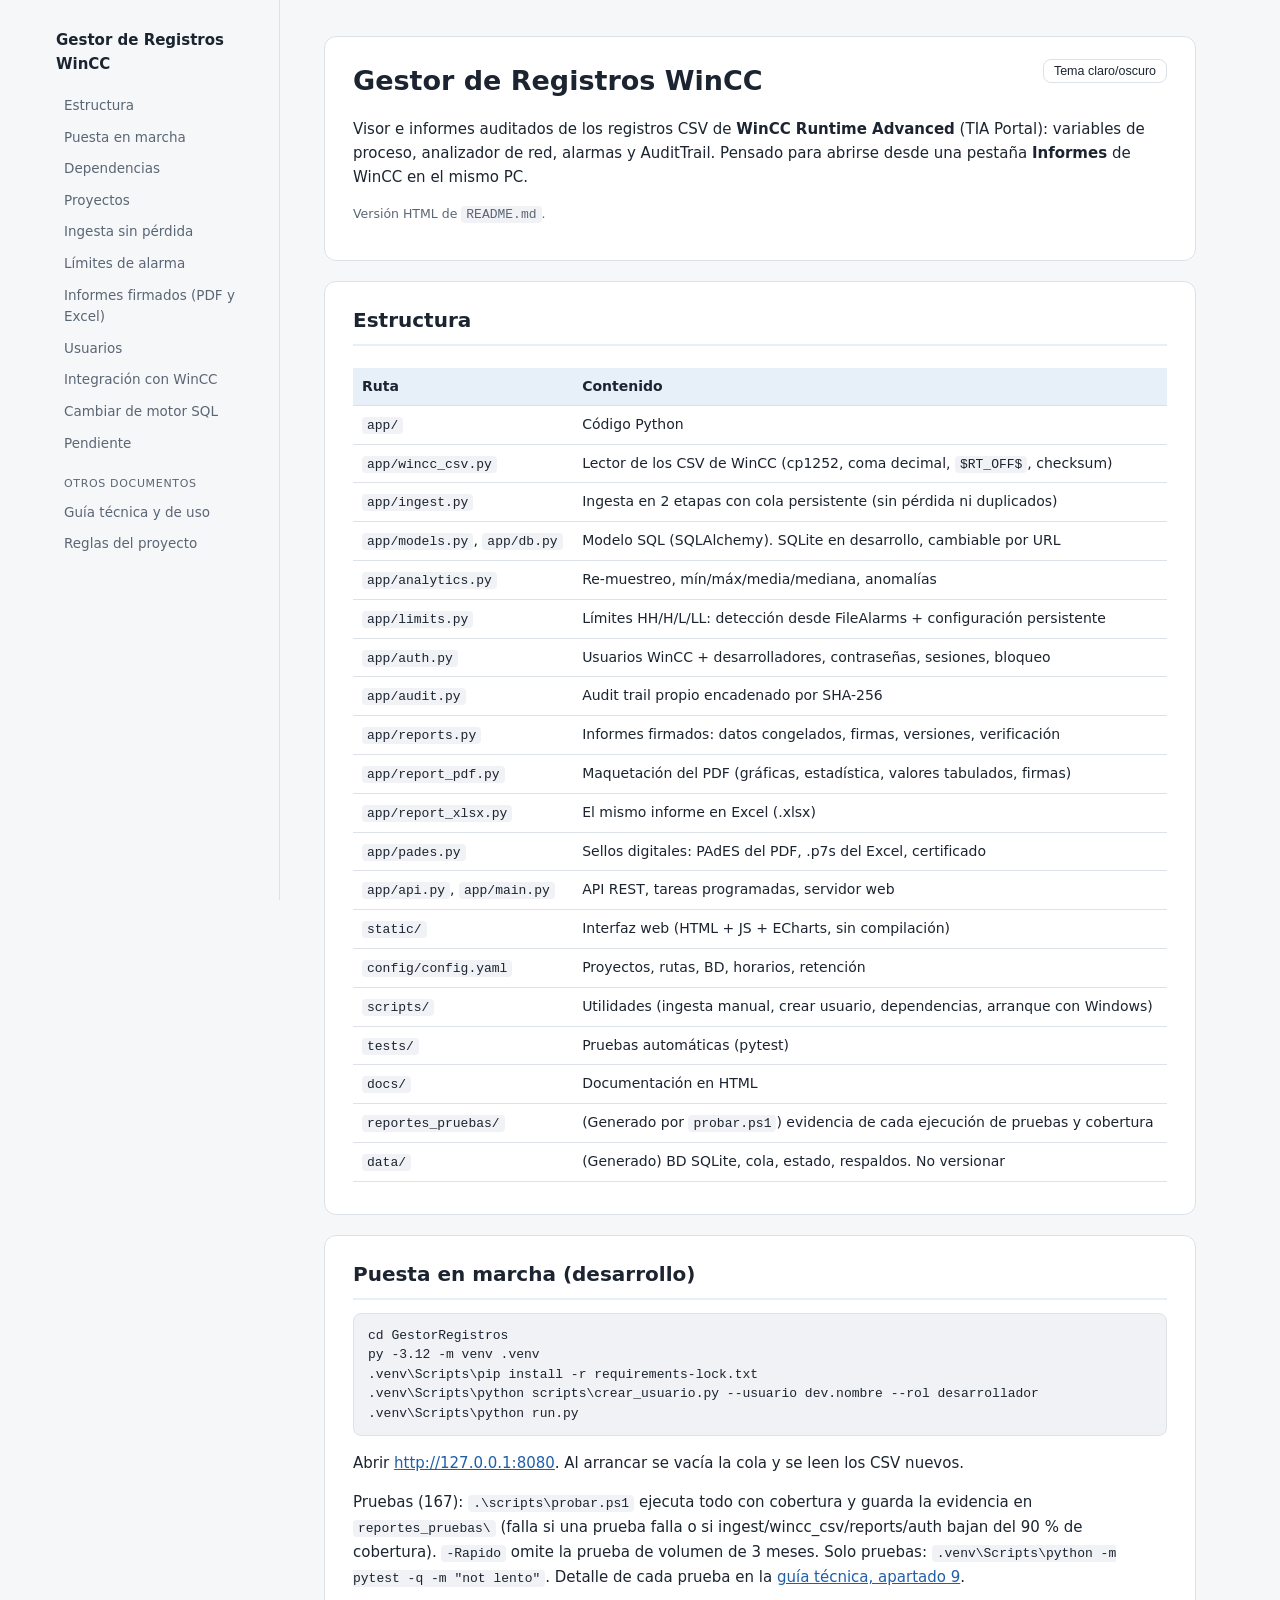
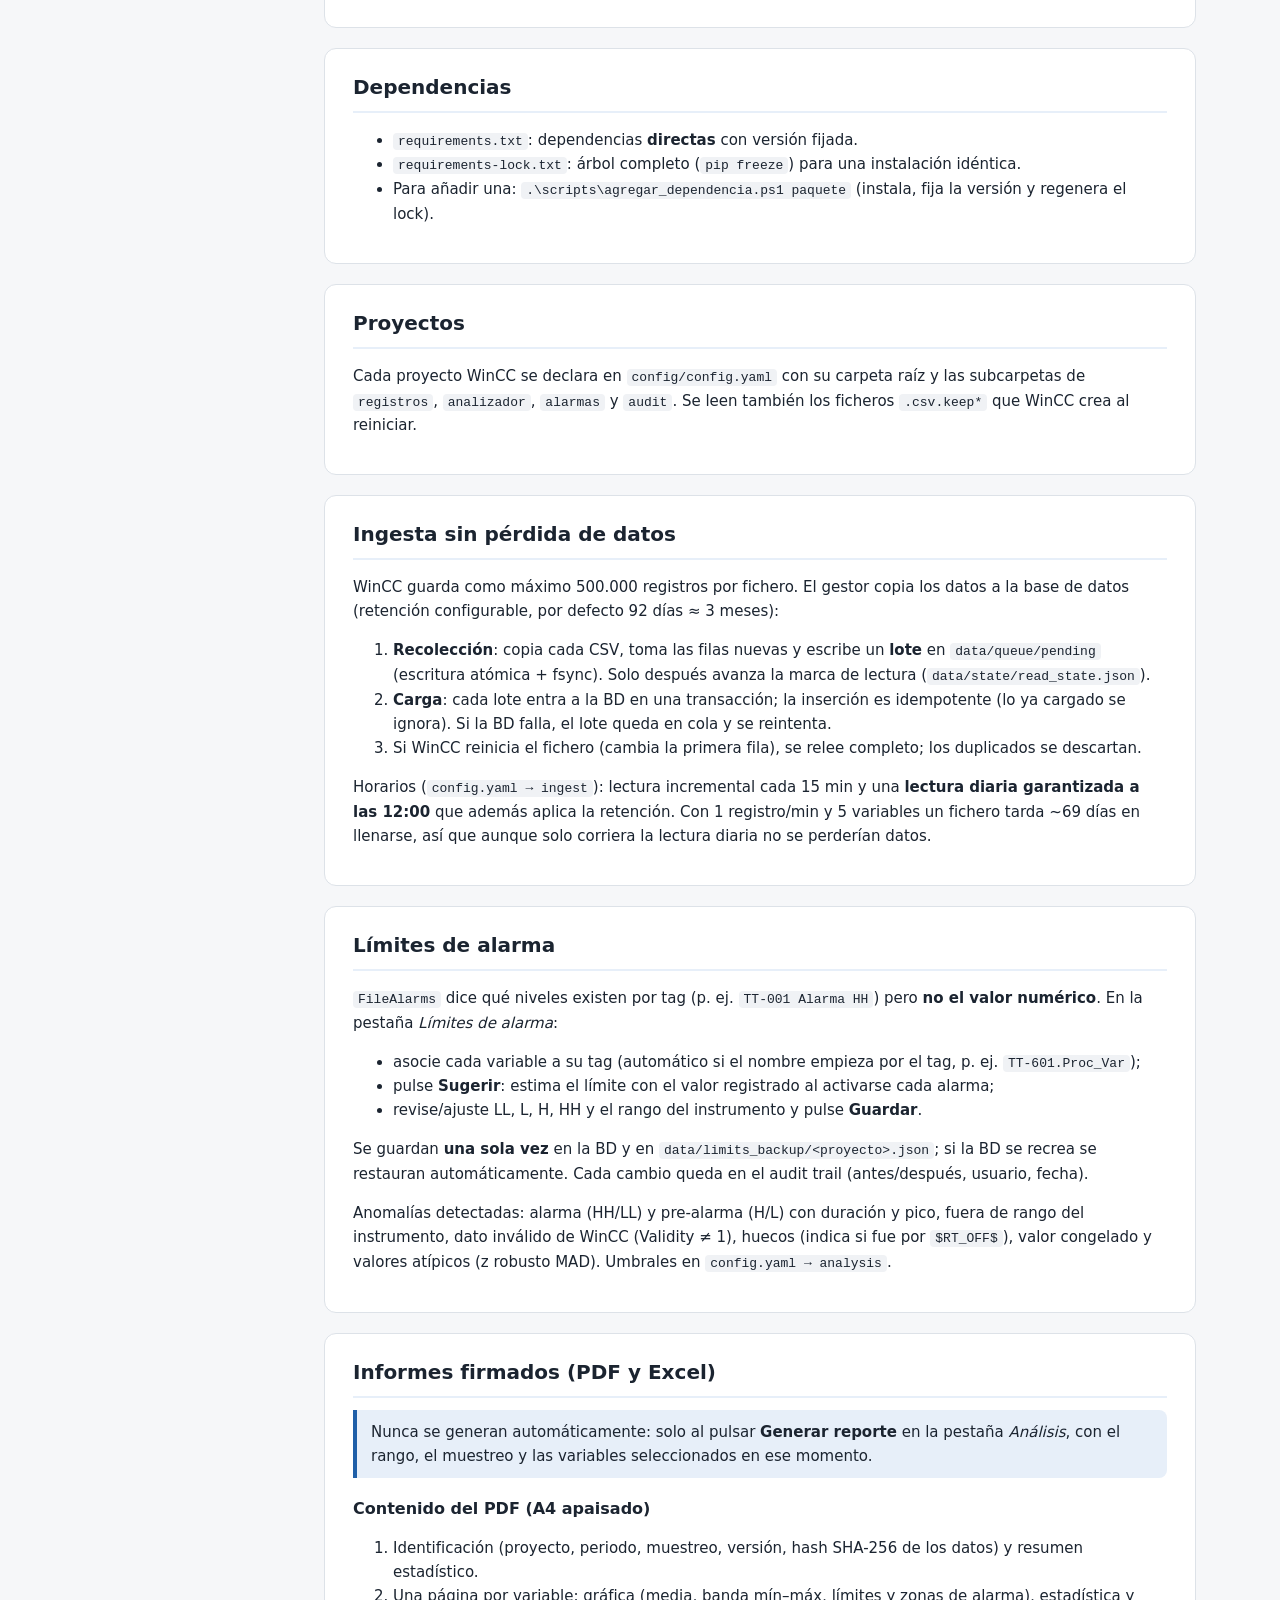
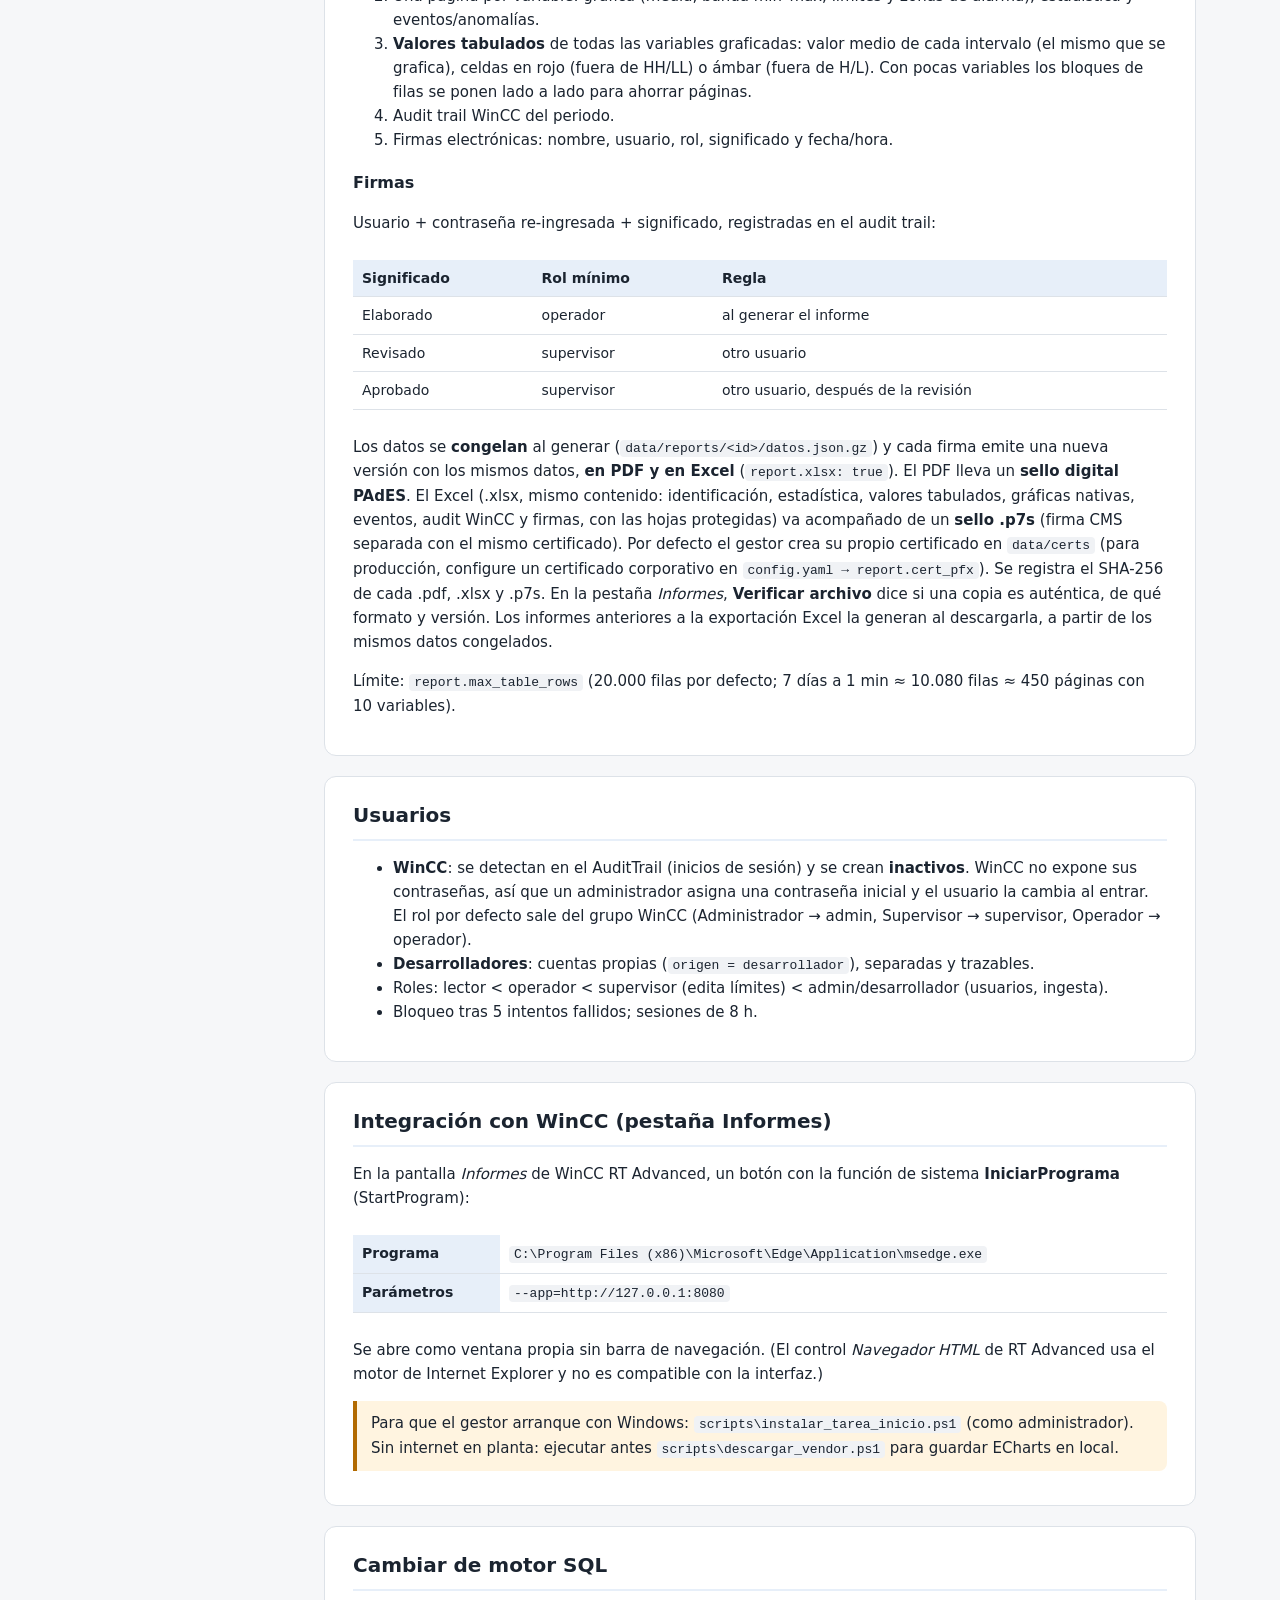
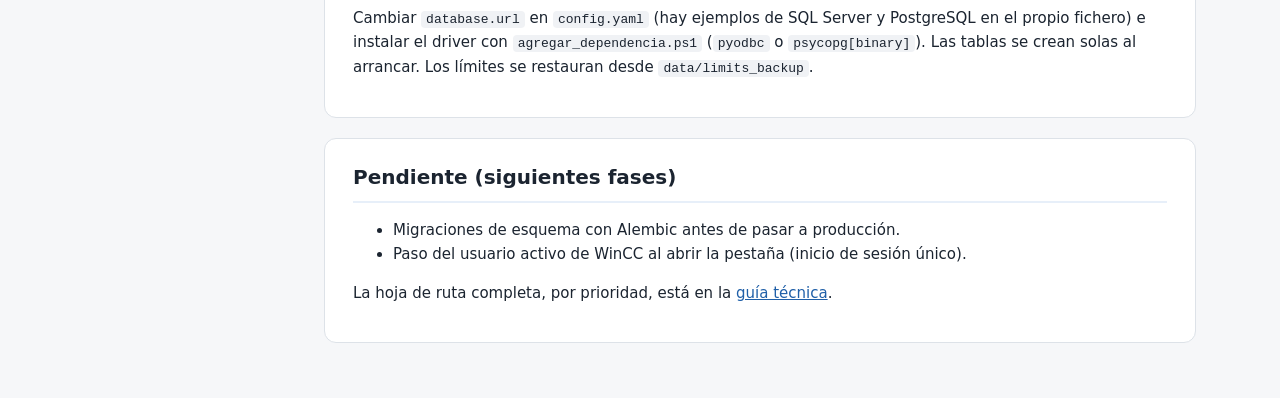
<file: docs/README.html>
<!doctype html>
<html lang="es">
<head>
<meta charset="utf-8">
<meta name="viewport" content="width=device-width, initial-scale=1">
<title>Gestor de Registros WinCC — README</title>
<style>
:root{--bg:#f6f7f9;--panel:#fff;--ink:#1b2430;--muted:#5b6675;--line:#dde2e8;--accent:#1f5fa8;--accent-soft:#e7eff9;--warn:#b26a00;--warn-soft:#fff4e0;--code:#f0f2f5}
@media (prefers-color-scheme: dark){:root:not([data-theme="light"]){--bg:#12161c;--panel:#1a2029;--ink:#e4e8ee;--muted:#9aa5b3;--line:#2c3440;--accent:#6aa5e8;--accent-soft:#1d2b3c;--warn:#f0b050;--warn-soft:#3a2e18;--code:#222a35}}
:root[data-theme="dark"]{--bg:#12161c;--panel:#1a2029;--ink:#e4e8ee;--muted:#9aa5b3;--line:#2c3440;--accent:#6aa5e8;--accent-soft:#1d2b3c;--warn:#f0b050;--warn-soft:#3a2e18;--code:#222a35}
*{box-sizing:border-box}html{scroll-behavior:smooth}
body{margin:0;background:var(--bg);color:var(--ink);font:15px/1.6 "Segoe UI",system-ui,sans-serif}
.layout{display:grid;grid-template-columns:240px minmax(0,1fr);max-width:1200px;margin:0 auto}
nav.toc{position:sticky;top:0;align-self:start;height:100vh;overflow:auto;padding:28px 16px;border-right:1px solid var(--line)}
nav.toc .brand{font-weight:700;margin-bottom:14px}
nav.toc a{display:block;color:var(--muted);text-decoration:none;padding:5px 8px;border-radius:6px;font-size:13.5px}
nav.toc a:hover{background:var(--accent-soft);color:var(--accent)}
nav.toc .grp{font-size:11px;text-transform:uppercase;letter-spacing:.06em;color:var(--muted);margin:16px 8px 4px}
main{padding:36px 44px 80px;min-width:0}
header.hero,section{background:var(--panel);border:1px solid var(--line);border-radius:12px;padding:22px 28px;margin-bottom:20px}
header.hero h1{margin:0 0 6px;font-size:27px}
h2{font-size:20px;margin:0 0 12px;padding-bottom:8px;border-bottom:2px solid var(--accent-soft)}
h3{font-size:16px;margin:18px 0 6px}
code{font-family:Consolas,"Cascadia Mono",monospace;font-size:13px;background:var(--code);padding:1px 5px;border-radius:4px}
pre{background:var(--code);border:1px solid var(--line);border-radius:8px;padding:12px 14px;overflow:auto;font-size:13px;line-height:1.5}
pre code{background:none;padding:0}
table{width:100%;border-collapse:collapse;margin:10px 0;font-size:14px}
th,td{border-bottom:1px solid var(--line);padding:7px 9px;text-align:left;vertical-align:top}
th{background:var(--accent-soft)}
.tw{overflow-x:auto}
.callout{border-left:4px solid var(--accent);background:var(--accent-soft);padding:10px 14px;border-radius:0 8px 8px 0;margin:12px 0}
.callout.warn{border-color:var(--warn);background:var(--warn-soft)}
a{color:var(--accent)}
.theme-btn{float:right;border:1px solid var(--line);background:var(--panel);color:var(--ink);border-radius:8px;padding:4px 10px;cursor:pointer;font-size:12.5px}
.src{color:var(--muted);font-size:12.5px}
@media (max-width:900px){.layout{grid-template-columns:1fr}nav.toc{position:static;height:auto;border-right:0;border-bottom:1px solid var(--line);padding:16px}main{padding:16px}header.hero,section{padding:18px 16px}}
@media print{nav.toc,.theme-btn{display:none}.layout{display:block}body{background:#fff}section{border:0;padding:0 0 10px}}
</style>
</head>
<body>
<div class="layout">
<nav class="toc">
  <div class="brand">Gestor de Registros WinCC</div>
  <a href="#estructura">Estructura</a>
  <a href="#puesta">Puesta en marcha</a>
  <a href="#dependencias">Dependencias</a>
  <a href="#proyectos">Proyectos</a>
  <a href="#ingesta">Ingesta sin pérdida</a>
  <a href="#limites">Límites de alarma</a>
  <a href="#informes">Informes firmados (PDF y Excel)</a>
  <a href="#usuarios">Usuarios</a>
  <a href="#integracion">Integración con WinCC</a>
  <a href="#motor">Cambiar de motor SQL</a>
  <a href="#pendiente">Pendiente</a>
  <div class="grp">Otros documentos</div>
  <a href="Guia_Gestor_Registros.html">Guía técnica y de uso</a>
  <a href="CLAUDE.html">Reglas del proyecto</a>
</nav>
<main>
<header class="hero">
  <button class="theme-btn" id="themeBtn" type="button">Tema claro/oscuro</button>
  <h1>Gestor de Registros WinCC</h1>
  <p>Visor e informes auditados de los registros CSV de <b>WinCC Runtime Advanced</b> (TIA Portal):
     variables de proceso, analizador de red, alarmas y AuditTrail. Pensado para abrirse desde una
     pestaña <b>Informes</b> de WinCC en el mismo PC.</p>
  <p class="src">Versión HTML de <code>README.md</code>.</p>
</header>

<section id="estructura">
<h2>Estructura</h2>
<div class="tw"><table>
<tr><th>Ruta</th><th>Contenido</th></tr>
<tr><td><code>app/</code></td><td>Código Python</td></tr>
<tr><td><code>app/wincc_csv.py</code></td><td>Lector de los CSV de WinCC (cp1252, coma decimal, <code>$RT_OFF$</code>, checksum)</td></tr>
<tr><td><code>app/ingest.py</code></td><td>Ingesta en 2 etapas con cola persistente (sin pérdida ni duplicados)</td></tr>
<tr><td><code>app/models.py</code>, <code>app/db.py</code></td><td>Modelo SQL (SQLAlchemy). SQLite en desarrollo, cambiable por URL</td></tr>
<tr><td><code>app/analytics.py</code></td><td>Re-muestreo, mín/máx/media/mediana, anomalías</td></tr>
<tr><td><code>app/limits.py</code></td><td>Límites HH/H/L/LL: detección desde FileAlarms + configuración persistente</td></tr>
<tr><td><code>app/auth.py</code></td><td>Usuarios WinCC + desarrolladores, contraseñas, sesiones, bloqueo</td></tr>
<tr><td><code>app/audit.py</code></td><td>Audit trail propio encadenado por SHA-256</td></tr>
<tr><td><code>app/reports.py</code></td><td>Informes firmados: datos congelados, firmas, versiones, verificación</td></tr>
<tr><td><code>app/report_pdf.py</code></td><td>Maquetación del PDF (gráficas, estadística, valores tabulados, firmas)</td></tr>
<tr><td><code>app/report_xlsx.py</code></td><td>El mismo informe en Excel (.xlsx)</td></tr>
<tr><td><code>app/pades.py</code></td><td>Sellos digitales: PAdES del PDF, .p7s del Excel, certificado</td></tr>
<tr><td><code>app/api.py</code>, <code>app/main.py</code></td><td>API REST, tareas programadas, servidor web</td></tr>
<tr><td><code>static/</code></td><td>Interfaz web (HTML + JS + ECharts, sin compilación)</td></tr>
<tr><td><code>config/config.yaml</code></td><td>Proyectos, rutas, BD, horarios, retención</td></tr>
<tr><td><code>scripts/</code></td><td>Utilidades (ingesta manual, crear usuario, dependencias, arranque con Windows)</td></tr>
<tr><td><code>tests/</code></td><td>Pruebas automáticas (pytest)</td></tr>
<tr><td><code>docs/</code></td><td>Documentación en HTML</td></tr>
<tr><td><code>reportes_pruebas/</code></td><td>(Generado por <code>probar.ps1</code>) evidencia de cada ejecución de pruebas y cobertura</td></tr>
<tr><td><code>data/</code></td><td>(Generado) BD SQLite, cola, estado, respaldos. No versionar</td></tr>
</table></div>
</section>

<section id="puesta">
<h2>Puesta en marcha (desarrollo)</h2>
<pre><code>cd GestorRegistros
py -3.12 -m venv .venv
.venv\Scripts\pip install -r requirements-lock.txt
.venv\Scripts\python scripts\crear_usuario.py --usuario dev.nombre --rol desarrollador
.venv\Scripts\python run.py</code></pre>
<p>Abrir <a href="http://127.0.0.1:8080">http://127.0.0.1:8080</a>. Al arrancar se vacía la cola y se leen los CSV nuevos.</p>
<p>Pruebas (167): <code>.\scripts\probar.ps1</code> ejecuta todo con cobertura y guarda la evidencia en
   <code>reportes_pruebas\</code> (falla si una prueba falla o si ingest/wincc_csv/reports/auth bajan del 90 % de cobertura).
   <code>-Rapido</code> omite la prueba de volumen de 3 meses. Solo pruebas: <code>.venv\Scripts\python -m pytest -q -m "not lento"</code>.
   Detalle de cada prueba en la <a href="Guia_Gestor_Registros.html#pruebas">guía técnica, apartado 9</a>.</p>
</section>

<section id="dependencias">
<h2>Dependencias</h2>
<ul>
  <li><code>requirements.txt</code>: dependencias <b>directas</b> con versión fijada.</li>
  <li><code>requirements-lock.txt</code>: árbol completo (<code>pip freeze</code>) para una instalación idéntica.</li>
  <li>Para añadir una: <code>.\scripts\agregar_dependencia.ps1 paquete</code> (instala, fija la versión y regenera el lock).</li>
</ul>
</section>

<section id="proyectos">
<h2>Proyectos</h2>
<p>Cada proyecto WinCC se declara en <code>config/config.yaml</code> con su carpeta raíz y las subcarpetas de
   <code>registros</code>, <code>analizador</code>, <code>alarmas</code> y <code>audit</code>. Se leen también los ficheros
   <code>.csv.keep*</code> que WinCC crea al reiniciar.</p>
</section>

<section id="ingesta">
<h2>Ingesta sin pérdida de datos</h2>
<p>WinCC guarda como máximo 500.000 registros por fichero. El gestor copia los datos a la base de datos
   (retención configurable, por defecto 92 días ≈ 3 meses):</p>
<ol>
  <li><b>Recolección</b>: copia cada CSV, toma las filas nuevas y escribe un <b>lote</b> en <code>data/queue/pending</code>
      (escritura atómica + fsync). Solo después avanza la marca de lectura (<code>data/state/read_state.json</code>).</li>
  <li><b>Carga</b>: cada lote entra a la BD en una transacción; la inserción es idempotente (lo ya cargado se
      ignora). Si la BD falla, el lote queda en cola y se reintenta.</li>
  <li>Si WinCC reinicia el fichero (cambia la primera fila), se relee completo; los duplicados se descartan.</li>
</ol>
<p>Horarios (<code>config.yaml → ingest</code>): lectura incremental cada 15 min y una <b>lectura diaria garantizada a
   las 12:00</b> que además aplica la retención. Con 1 registro/min y 5 variables un fichero tarda ~69 días en
   llenarse, así que aunque solo corriera la lectura diaria no se perderían datos.</p>
</section>

<section id="limites">
<h2>Límites de alarma</h2>
<p><code>FileAlarms</code> dice qué niveles existen por tag (p. ej. <code>TT-001 Alarma HH</code>) pero <b>no el valor numérico</b>.
   En la pestaña <i>Límites de alarma</i>:</p>
<ul>
  <li>asocie cada variable a su tag (automático si el nombre empieza por el tag, p. ej. <code>TT-601.Proc_Var</code>);</li>
  <li>pulse <b>Sugerir</b>: estima el límite con el valor registrado al activarse cada alarma;</li>
  <li>revise/ajuste LL, L, H, HH y el rango del instrumento y pulse <b>Guardar</b>.</li>
</ul>
<p>Se guardan <b>una sola vez</b> en la BD y en <code>data/limits_backup/&lt;proyecto&gt;.json</code>; si la BD se recrea se
   restauran automáticamente. Cada cambio queda en el audit trail (antes/después, usuario, fecha).</p>
<p>Anomalías detectadas: alarma (HH/LL) y pre-alarma (H/L) con duración y pico, fuera de rango del
   instrumento, dato inválido de WinCC (Validity ≠ 1), huecos (indica si fue por <code>$RT_OFF$</code>), valor
   congelado y valores atípicos (z robusto MAD). Umbrales en <code>config.yaml → analysis</code>.</p>
</section>

<section id="informes">
<h2>Informes firmados (PDF y Excel)</h2>
<div class="callout">Nunca se generan automáticamente: solo al pulsar <b>Generar reporte</b> en la pestaña <i>Análisis</i>, con el
   rango, el muestreo y las variables seleccionados en ese momento.</div>
<h3>Contenido del PDF (A4 apaisado)</h3>
<ol>
  <li>Identificación (proyecto, periodo, muestreo, versión, hash SHA-256 de los datos) y resumen estadístico.</li>
  <li>Una página por variable: gráfica (media, banda mín–máx, límites y zonas de alarma), estadística y eventos/anomalías.</li>
  <li><b>Valores tabulados</b> de todas las variables graficadas: valor medio de cada intervalo (el mismo que se
      grafica), celdas en rojo (fuera de HH/LL) o ámbar (fuera de H/L). Con pocas variables los bloques de
      filas se ponen lado a lado para ahorrar páginas.</li>
  <li>Audit trail WinCC del periodo.</li>
  <li>Firmas electrónicas: nombre, usuario, rol, significado y fecha/hora.</li>
</ol>
<h3>Firmas</h3>
<p>Usuario + contraseña re-ingresada + significado, registradas en el audit trail:</p>
<div class="tw"><table>
<tr><th>Significado</th><th>Rol mínimo</th><th>Regla</th></tr>
<tr><td>Elaborado</td><td>operador</td><td>al generar el informe</td></tr>
<tr><td>Revisado</td><td>supervisor</td><td>otro usuario</td></tr>
<tr><td>Aprobado</td><td>supervisor</td><td>otro usuario, después de la revisión</td></tr>
</table></div>
<p>Los datos se <b>congelan</b> al generar (<code>data/reports/&lt;id&gt;/datos.json.gz</code>) y cada firma emite una nueva
   versión con los mismos datos, <b>en PDF y en Excel</b> (<code>report.xlsx: true</code>). El PDF lleva un <b>sello digital PAdES</b>.
   El Excel (.xlsx, mismo contenido: identificación, estadística, valores tabulados, gráficas nativas, eventos, audit
   WinCC y firmas, con las hojas protegidas) va acompañado de un <b>sello .p7s</b> (firma CMS separada con el mismo
   certificado). Por defecto el gestor crea su propio certificado en <code>data/certs</code> (para producción, configure
   un certificado corporativo en <code>config.yaml → report.cert_pfx</code>). Se registra el SHA-256 de cada .pdf, .xlsx y
   .p7s. En la pestaña <i>Informes</i>, <b>Verificar archivo</b> dice si una copia es auténtica, de qué formato y versión.
   Los informes anteriores a la exportación Excel la generan al descargarla, a partir de los mismos datos congelados.</p>
<p>Límite: <code>report.max_table_rows</code> (20.000 filas por defecto; 7 días a 1 min ≈ 10.080 filas ≈ 450 páginas
   con 10 variables).</p>
</section>

<section id="usuarios">
<h2>Usuarios</h2>
<ul>
  <li><b>WinCC</b>: se detectan en el AuditTrail (inicios de sesión) y se crean <b>inactivos</b>. WinCC no expone
      sus contraseñas, así que un administrador asigna una contraseña inicial y el usuario la cambia al entrar.
      El rol por defecto sale del grupo WinCC (Administrador → admin, Supervisor → supervisor, Operador → operador).</li>
  <li><b>Desarrolladores</b>: cuentas propias (<code>origen = desarrollador</code>), separadas y trazables.</li>
  <li>Roles: lector &lt; operador &lt; supervisor (edita límites) &lt; admin/desarrollador (usuarios, ingesta).</li>
  <li>Bloqueo tras 5 intentos fallidos; sesiones de 8 h.</li>
</ul>
</section>

<section id="integracion">
<h2>Integración con WinCC (pestaña Informes)</h2>
<p>En la pantalla <i>Informes</i> de WinCC RT Advanced, un botón con la función de sistema <b>IniciarPrograma</b> (StartProgram):</p>
<div class="tw"><table>
<tr><th>Programa</th><td><code>C:\Program Files (x86)\Microsoft\Edge\Application\msedge.exe</code></td></tr>
<tr><th>Parámetros</th><td><code>--app=http://127.0.0.1:8080</code></td></tr>
</table></div>
<p>Se abre como ventana propia sin barra de navegación. (El control <i>Navegador HTML</i> de RT Advanced usa el
   motor de Internet Explorer y no es compatible con la interfaz.)</p>
<div class="callout warn">Para que el gestor arranque con Windows: <code>scripts\instalar_tarea_inicio.ps1</code> (como administrador).<br>
   Sin internet en planta: ejecutar antes <code>scripts\descargar_vendor.ps1</code> para guardar ECharts en local.</div>
</section>

<section id="motor">
<h2>Cambiar de motor SQL</h2>
<p>Cambiar <code>database.url</code> en <code>config.yaml</code> (hay ejemplos de SQL Server y PostgreSQL en el propio fichero) e
   instalar el driver con <code>agregar_dependencia.ps1</code> (<code>pyodbc</code> o <code>psycopg[binary]</code>). Las tablas se crean
   solas al arrancar. Los límites se restauran desde <code>data/limits_backup</code>.</p>
</section>

<section id="pendiente">
<h2>Pendiente (siguientes fases)</h2>
<ul>
  <li>Migraciones de esquema con Alembic antes de pasar a producción.</li>
  <li>Paso del usuario activo de WinCC al abrir la pestaña (inicio de sesión único).</li>
</ul>
<p>La hoja de ruta completa, por prioridad, está en la <a href="Guia_Gestor_Registros.html#mejoras">guía técnica</a>.</p>
</section>
</main>
</div>
<script>
(function(){var r=document.documentElement,K="guia-tema";try{var t=localStorage.getItem(K);if(t)r.setAttribute("data-theme",t);}catch(e){}
document.getElementById("themeBtn").addEventListener("click",function(){var d=r.getAttribute("data-theme")==="dark"||(!r.getAttribute("data-theme")&&matchMedia("(prefers-color-scheme: dark)").matches);var n=d?"light":"dark";r.setAttribute("data-theme",n);try{localStorage.setItem(K,n);}catch(e){}});})();
</script>
</body>
</html>
</file>
